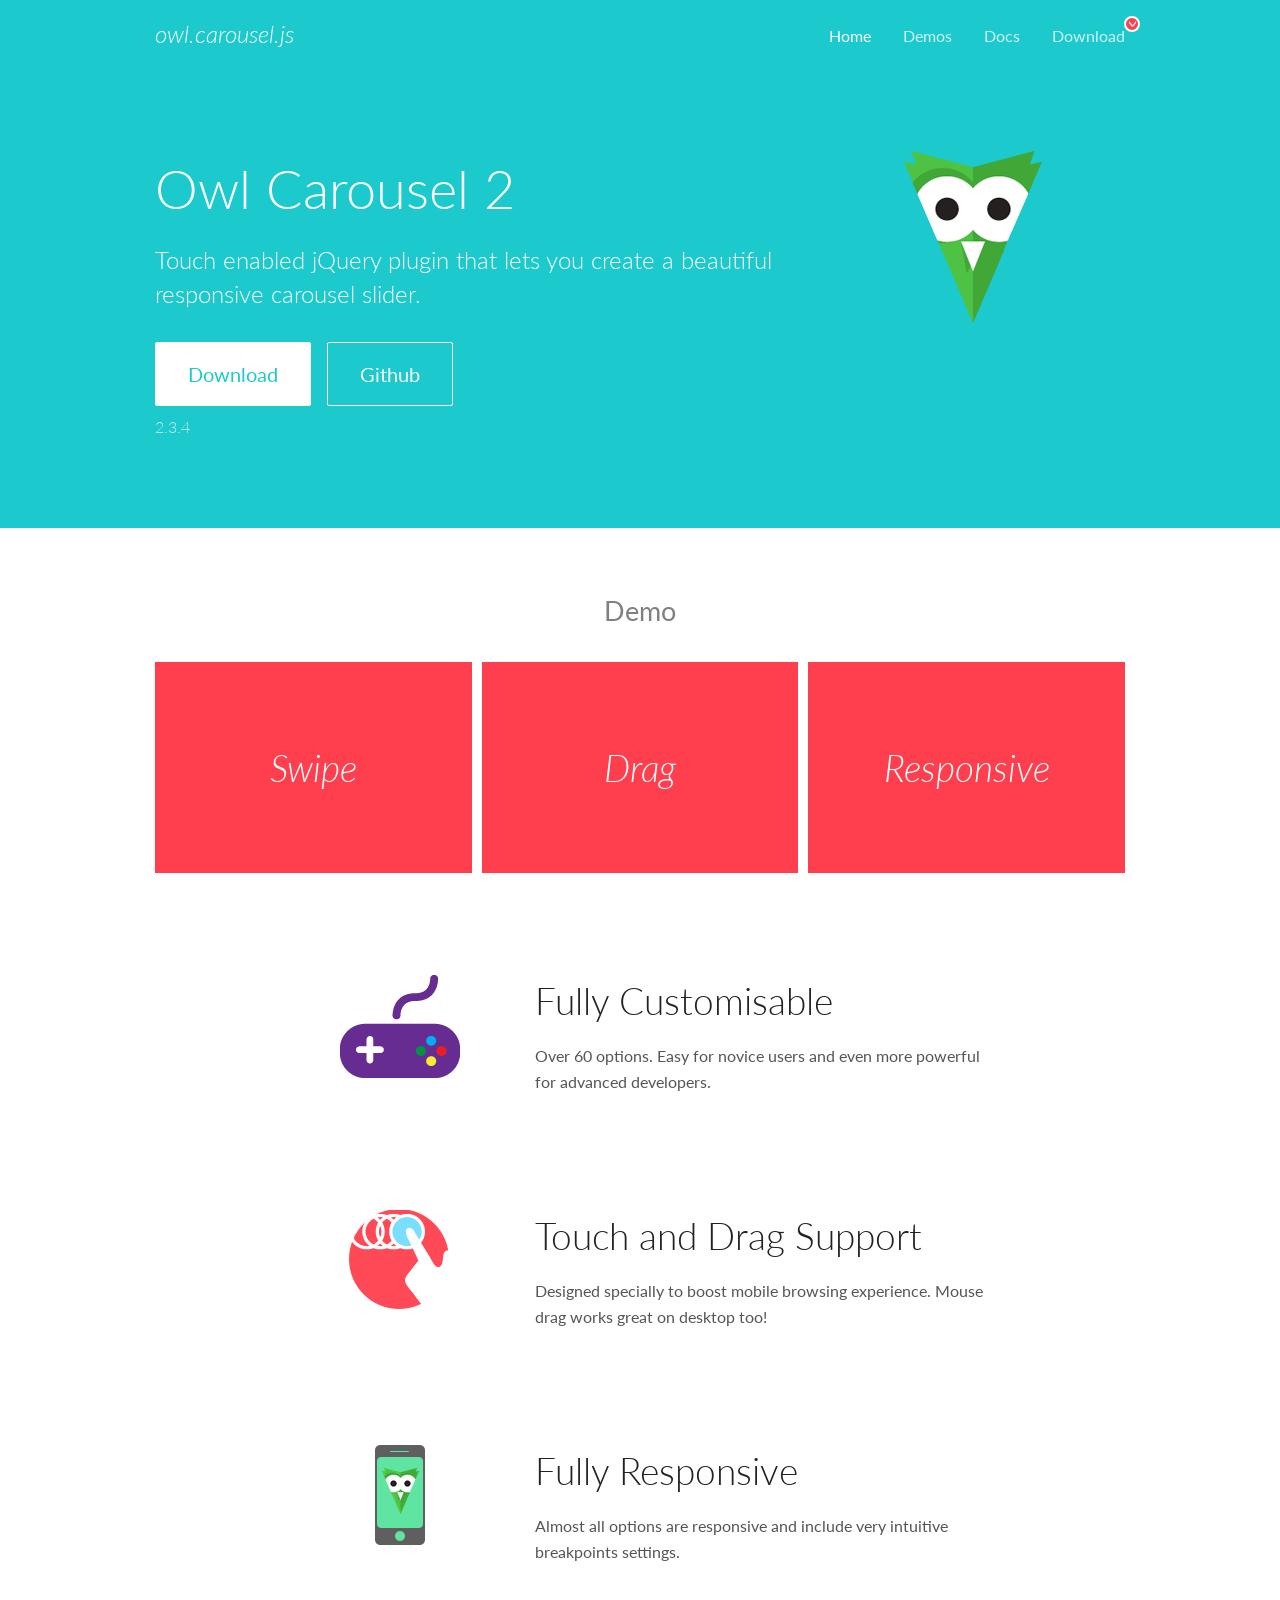
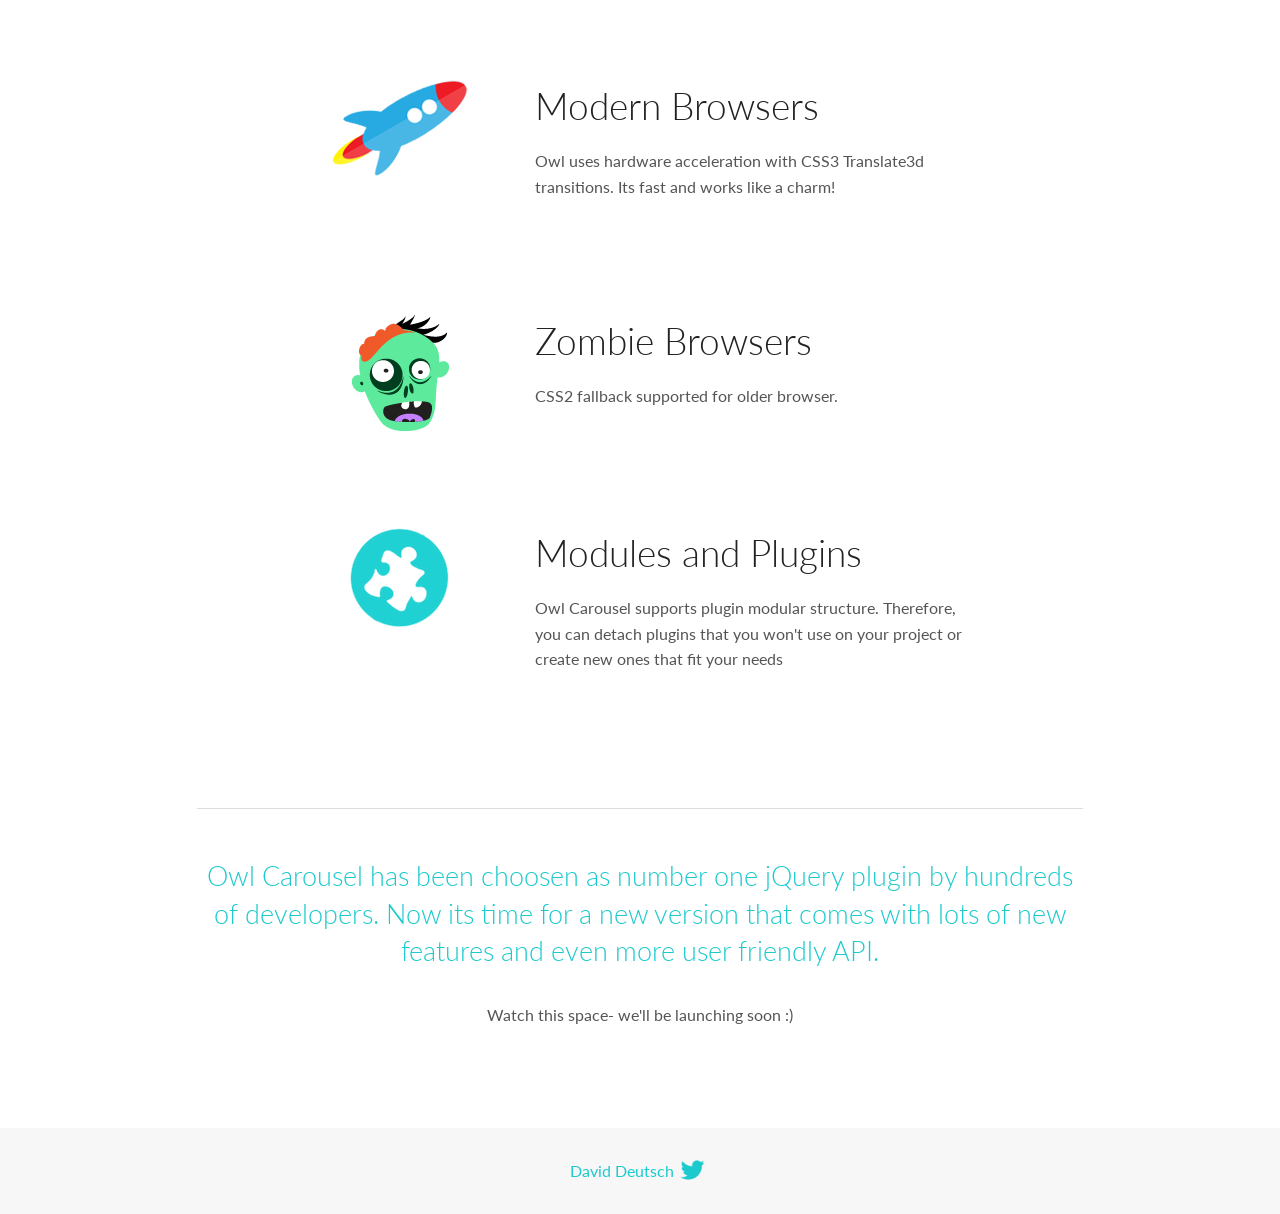
<file: owl_carousel/owl/OwlCarousel2-2.3.4/docs/index.html>
<!DOCTYPE html>
<html lang="en">
  <head>

    <!-- head -->
    <meta charset="utf-8">
    <meta name="msapplication-tap-highlight" content="no" />
    <meta name="viewport" content="width=device-width, initial-scale=1.0" />
    <meta name="description" content="Touch enabled jQuery plugin that lets you create beautiful responsive carousel slider.">
    <meta name="author" content="David Deutsch">
    <title>
      Home | Owl Carousel | 2.3.4
    </title>

    <!-- Stylesheets -->
    <link href='https://fonts.googleapis.com/css?family=Lato:300,400,700,400italic,300italic' rel='stylesheet' type='text/css'>
    <link rel="stylesheet" href="assets/css/docs.theme.min.css">

    <!-- Owl Stylesheets -->
    <link rel="stylesheet" href="assets/owlcarousel/assets/owl.carousel.min.css">
    <link rel="stylesheet" href="assets/owlcarousel/assets/owl.theme.default.min.css">

    <!-- HTML5 shim and Respond.js IE8 support of HTML5 elements and media queries -->

    <!--[if lt IE 9]>
      <script src="https://oss.maxcdn.com/libs/html5shiv/3.7.0/html5shiv.js"></script>
      <script src="https://oss.maxcdn.com/libs/respond.js/1.3.0/respond.min.js"></script>
    <![endif]-->

    <!-- Favicons -->
    <link rel="apple-touch-icon-precomposed" sizes="144x144" href="assets/ico/apple-touch-icon-144-precomposed.png">
    <link rel="shortcut icon" href="assets/ico/favicon.png">
    <link rel="shortcut icon" href="favicon.ico">

    <!-- Yeah i know js should not be in header. Its required for demos.-->

    <!-- javascript -->
    <script src="assets/vendors/jquery.min.js"></script>
    <script src="assets/owlcarousel/owl.carousel.js"></script>
  </head>
  <body>

    <!-- header -->
    <header class="header">
      <div class="row">
        <div class="large-12 columns">
          <div class="brand left">
            <h3>
              <a href="/OwlCarousel2/">owl.carousel.js</a> 
            </h3>
          </div>
          <a id="toggle-nav" class="right">
            <span></span> <span></span> <span></span> 
          </a> 
          <div class="nav-bar">
            <ul class="clearfix">
              <li class="active">
                <a href="/OwlCarousel2/index.html">Home</a> 
              </li>
              <li> <a href="/OwlCarousel2/demos/demos.html">Demos</a>  </li>
              <li> <a href="/OwlCarousel2/docs/started-welcome.html">Docs</a>  </li>
              <li>
                <a href="https://github.com/OwlCarousel2/OwlCarousel2/archive/2.3.4.zip">Download</a> 
                <span class="download"></span> 
              </li>
            </ul>
          </div>
        </div>
      </div>
    </header>

    <!-- home panel -->
    <section id="hero">
      <div class="row">
        <div class="large-8 medium-8 columns">
          <h1>Owl Carousel 2</h1>
          <h4>Touch enabled jQuery plugin that lets you create a beautiful responsive carousel slider.</h4>
          <a href="https://github.com/OwlCarousel2/OwlCarousel2/archive/2.3.4.zip" class="hero-button">Download</a> 
          <a href="https://github.com/OwlCarousel2/OwlCarousel2" class="hero-button outline">Github</a> 
          <p>2.3.4</p>
        </div>
        <div class="large-4 medium-4 columns">
          <img class="owl-logo" src="assets/img/owl-logo.png" alt="mr. Owl">
        </div>
      </div>
    </section>

    <!-- body -->
    <div class="home-demo">
      <div class="row">
        <div class="large-12 columns">
          <h3>Demo</h3>
          <div class="owl-carousel">
            <div class="item">
              <h2>Swipe</h2>
            </div>
            <div class="item">
              <h2>Drag</h2>
            </div>
            <div class="item">
              <h2>Responsive</h2>
            </div>
            <div class="item">
              <h2>CSS3</h2>
            </div>
            <div class="item">
              <h2>Fast</h2>
            </div>
            <div class="item">
              <h2>Easy</h2>
            </div>
            <div class="item">
              <h2>Free</h2>
            </div>
            <div class="item">
              <h2>Upgradable</h2>
            </div>
            <div class="item">
              <h2>Tons of options</h2>
            </div>
            <div class="item">
              <h2>Infinity</h2>
            </div>
            <div class="item">
              <h2>Auto Width</h2>
            </div>
          </div>
        </div>
      </div>
    </div>
    <script>
      var owl = $('.owl-carousel');
      owl.owlCarousel({
        margin: 10,
        loop: true,
        responsive: {
          0: {
            items: 1
          },
          600: {
            items: 2
          },
          1000: {
            items: 3
          }
        }
      })
    </script>

    <!-- features -->
    <div id="features">
      <div class="row">
        <div class="small-12 medium-9 small-centered columns">
          <section class="row feature">
            <div class="medium-4 small-12 columns">
              <img src="assets/img/feature-options.png" alt="">
            </div>
            <div class="medium-8 small-12 columns">
              <h2>Fully Customisable</h2>
              <p>Over 60 options. Easy for novice users and even more powerful for advanced developers.</p>
            </div>
          </section>
          <section class="row feature">
            <div class="medium-4 small-12 columns">
              <img src="assets/img/feature-drag.png" alt="">
            </div>
            <div class="medium-8 small-12 columns">
              <h2>Touch and Drag Support</h2>
              <p>Designed specially to boost mobile browsing experience. Mouse drag works great on desktop too!</p>
            </div>
          </section>
          <section class="row feature">
            <div class="medium-4 small-12 columns">
              <img src="assets/img/feature-responsive.png" alt="">
            </div>
            <div class="medium-8 small-12 columns">
              <h2>Fully Responsive</h2>
              <p>Almost all options are responsive and include very intuitive breakpoints settings.</p>
            </div>
          </section>
          <section class="row feature">
            <div class="medium-4 small-12 columns">
              <img src="assets/img/feature-modern.png" alt="">
            </div>
            <div class="medium-8 small-12 columns">
              <h2>Modern Browsers</h2>
              <p>Owl uses hardware acceleration with CSS3 Translate3d transitions. Its fast and works like a charm! </p>
            </div>
          </section>
          <section class="row feature">
            <div class="medium-4 small-12 columns">
              <img src="assets/img/feature-zombie.png" alt="">
            </div>
            <div class="medium-8 small-12 columns">
              <h2>Zombie Browsers</h2>
              <p>CSS2 fallback supported for older browser.</p>
            </div>
          </section>
          <section class="row feature">
            <div class="medium-4 small-12 columns">
              <img src="assets/img/feature-module.png" alt="">
            </div>
            <div class="medium-8 small-12 columns">
              <h2>Modules and Plugins</h2>
              <p>Owl Carousel supports plugin modular structure. Therefore, you can detach plugins that you won&#x27;t use on your project or create new ones that fit your needs</p>
            </div>
          </section>
        </div>
      </div>
    </div>

    <!-- footer -->
    <section id="teaser-text">
      <div class="row">
        <div class="small-12 medium-11 small-centered columns">
          <hr>
          <h3 id="owl-carousel-has-been-choosen-as-number-one-jquery-plugin-by-hundreds-of-developers-now-its-time-for-a-new-version-that-comes-with-lots-of-new-features-and-even-more-user-friendly-api-">Owl Carousel has been choosen as number one jQuery plugin by hundreds of developers. Now its time for a new version that comes with lots of new features and even more user friendly API.</h3>
          <p>Watch this space- we&#39;ll be launching soon :)</p>
        </div>
      </div>
    </section>

    <!-- footer -->
    <footer class="footer">
      <div class="row">
        <div class="large-12 columns">
          <h5>
            <a href="/OwlCarousel2/docs/support-contact.html">David Deutsch</a> 
            <a id="custom-tweet-button" href="https://twitter.com/share?url=https://github.com/OwlCarousel2/OwlCarousel2&text=Owl Carousel - This is so awesome! " target="_blank"></a> 
          </h5>
        </div>
      </div>
    </footer>

    <!-- vendors -->
    <script src="assets/vendors/highlight.js"></script>
    <script src="assets/js/app.js"></script>
  </body>
</html>
</file>
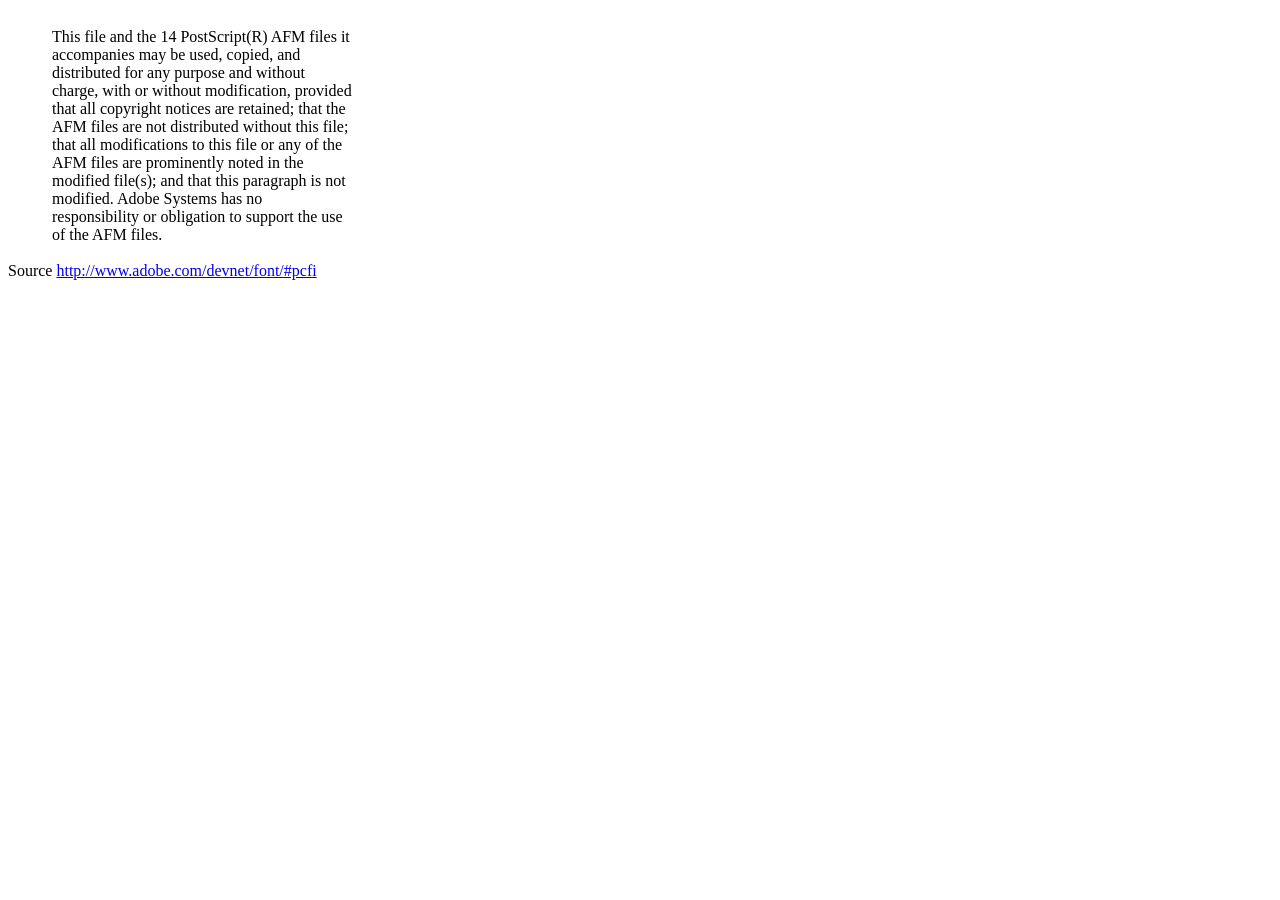
<file: ouvidoria3.0/dompdf/lib/fonts/mustRead.html>
<html>
	<head>
		<meta http-equiv="content-type" content="text/html;charset=iso-8859-1">
		<meta name="generator" content="Adobe GoLive 4">
		<title>Core 14 AFM Files - ReadMe</title>
	</head>
	<body bgcolor="white">
		<font color="white">or</font>
		<table border="0" cellpadding="0" cellspacing="2">
			<tr>
				<td width="40"></td>
				<td width="300">This file and the 14 PostScript(R) AFM files it accompanies may be used, copied, and distributed for any purpose and without charge, with or without modification, provided that all copyright notices are retained; that the AFM files are not distributed without this file; that all modifications to this file or any of the AFM files are prominently noted in the modified file(s); and that this paragraph is not modified. Adobe Systems has no responsibility or obligation to support the use of the AFM files. <font color="white">Col</font></td>
			</tr>
		</table>
		<p>Source <a href="http://www.adobe.com/devnet/font/#pcfi">http://www.adobe.com/devnet/font/#pcfi</a></p>
</body>
</html>
</file>
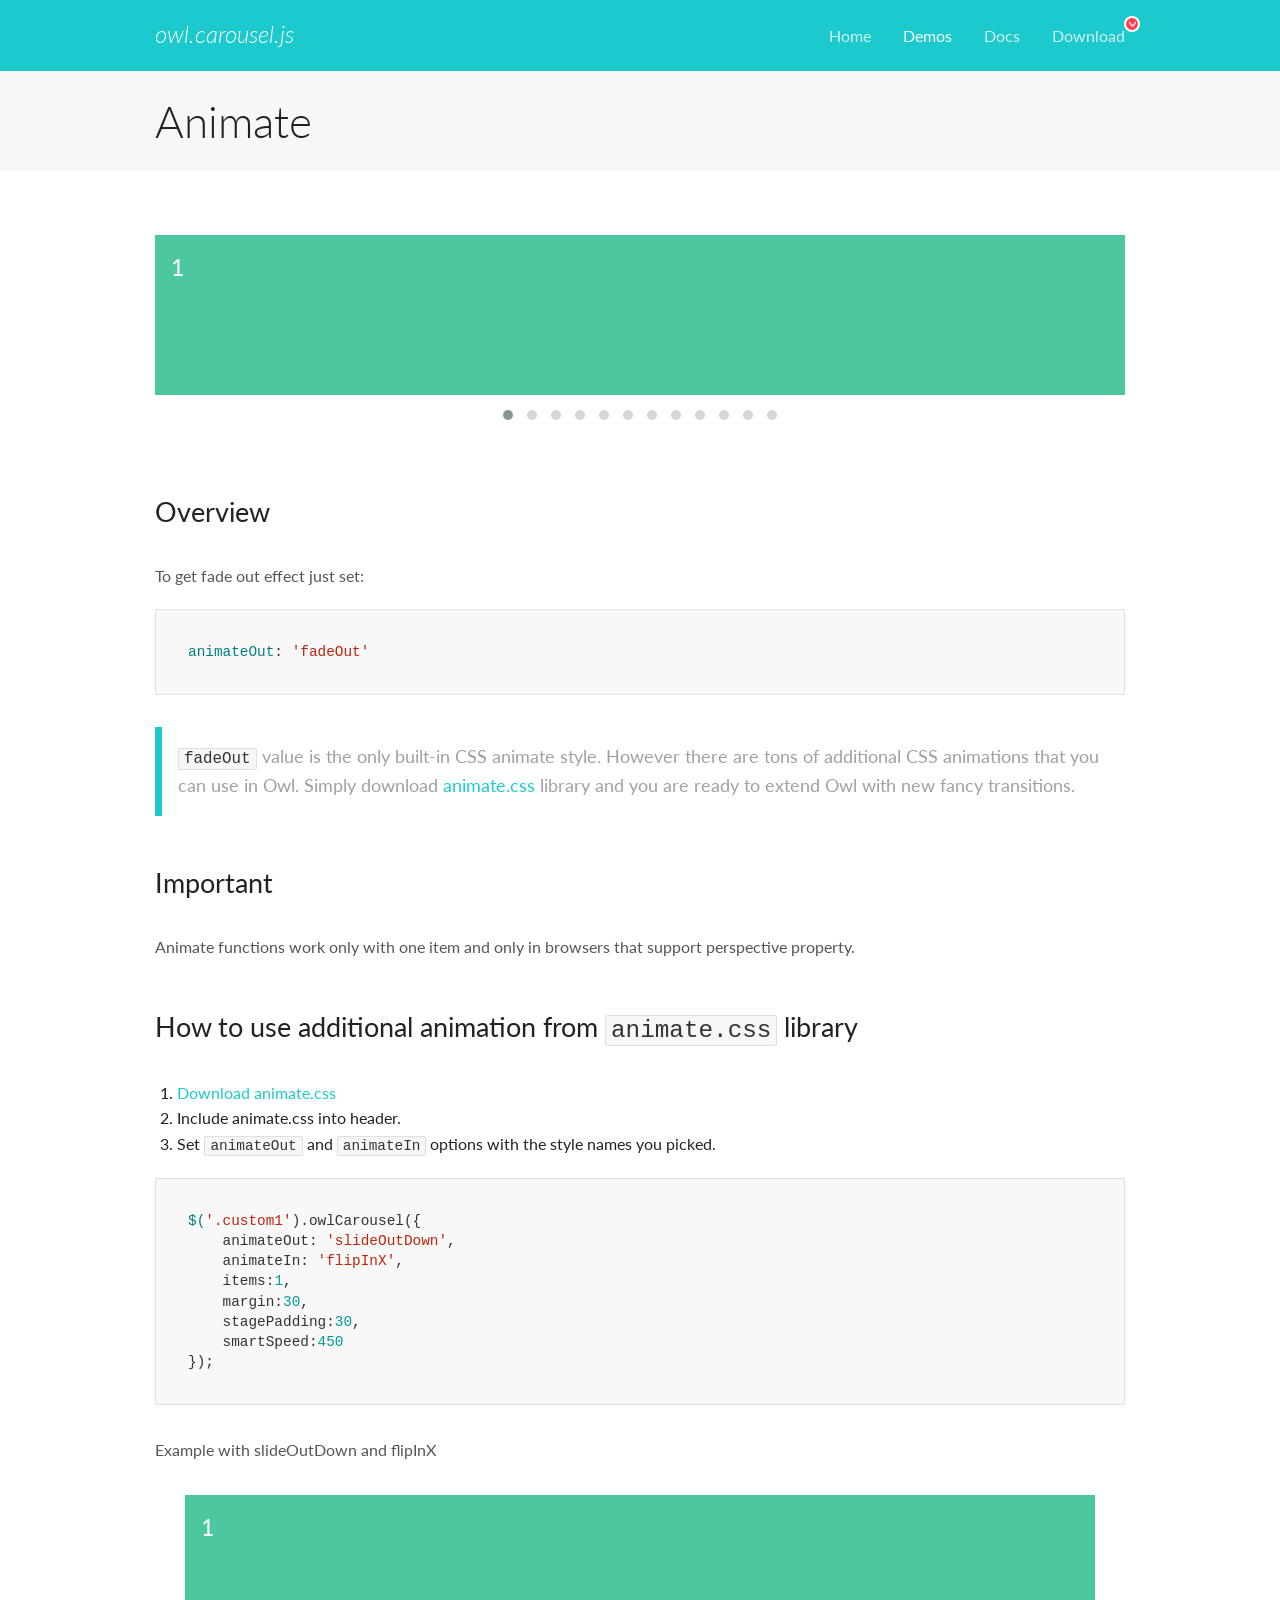
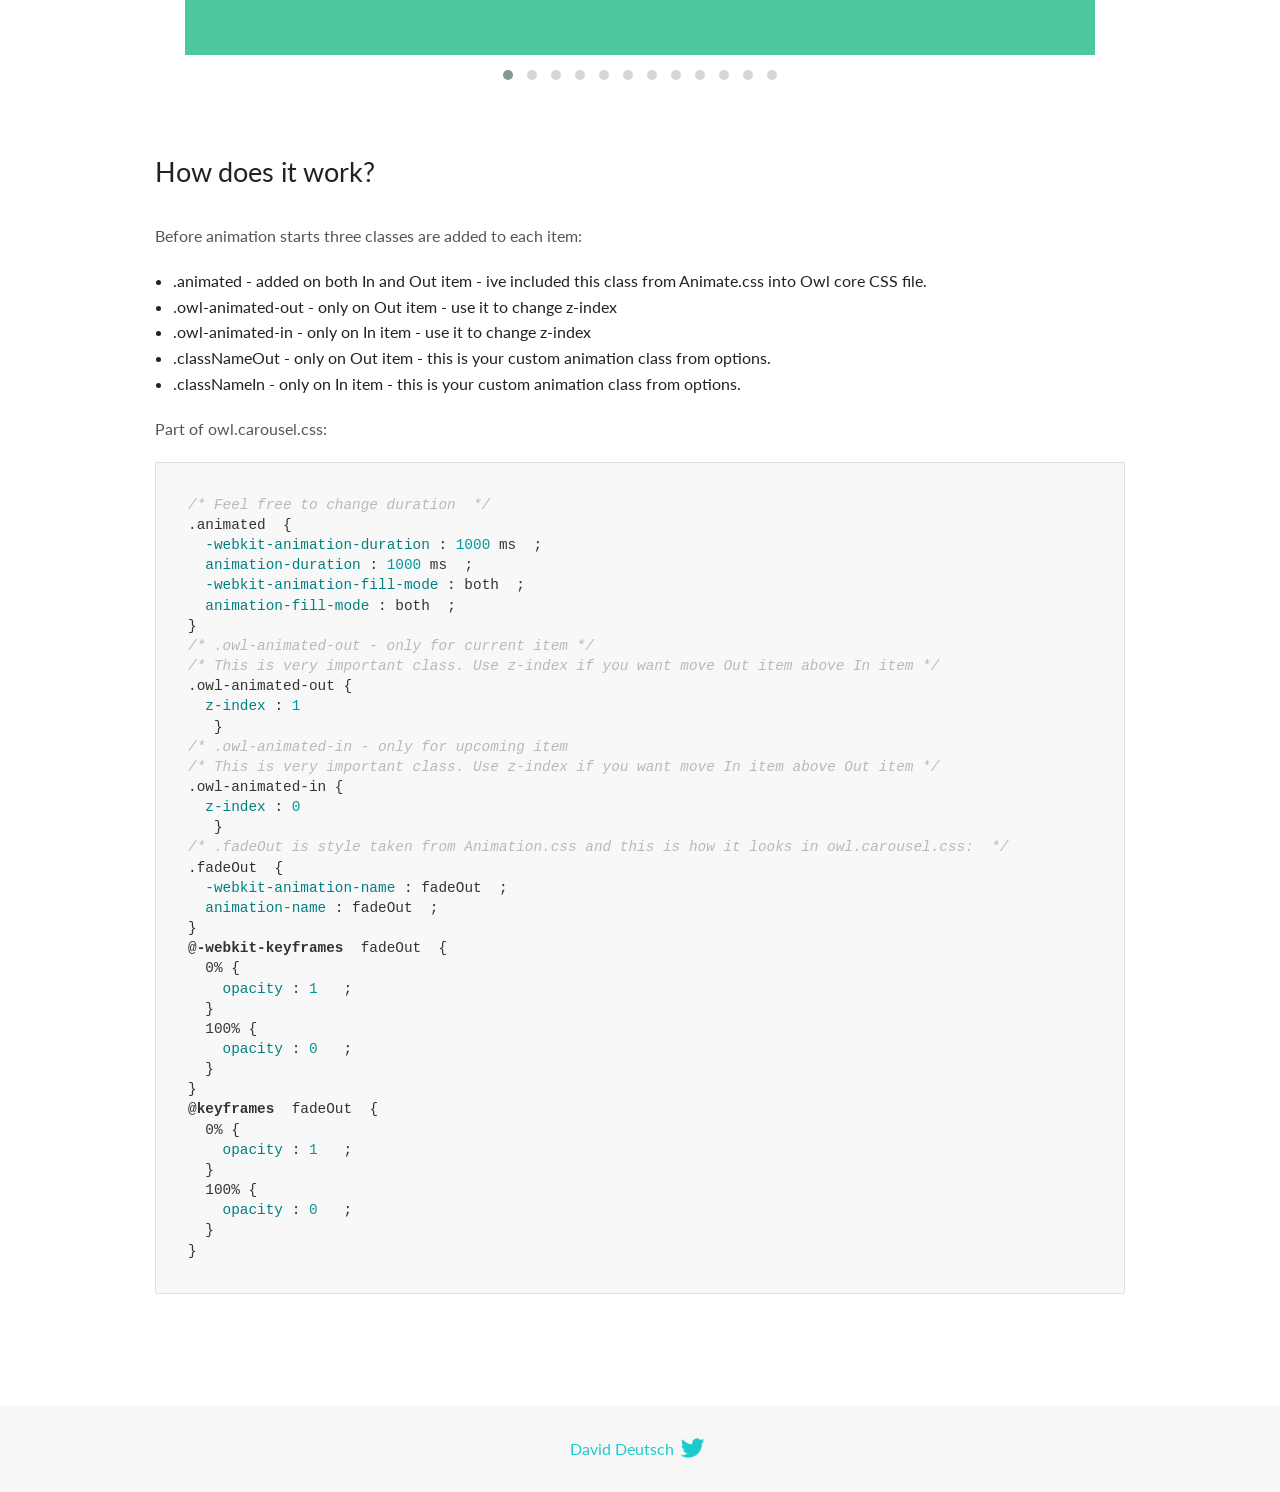
<file: owl_carousel/owl/OwlCarousel2-2.3.4/docs/demos/animate.html>
<!DOCTYPE html>
<html lang="en">
  <head>

    <!-- head -->
    <meta charset="utf-8">
    <meta name="msapplication-tap-highlight" content="no" />
    <meta name="viewport" content="width=device-width, initial-scale=1.0" />
    <meta name="description" content="Animate carousel">
    <meta name="author" content="David Deutsch">
    <title>
      Animate Demo | Owl Carousel | 2.3.4
    </title>

    <!-- Stylesheets -->
    <link href='https://fonts.googleapis.com/css?family=Lato:300,400,700,400italic,300italic' rel='stylesheet' type='text/css'>
    <link rel="stylesheet" href="../assets/css/docs.theme.min.css">

    <!-- Owl Stylesheets -->
    <link rel="stylesheet" href="../assets/owlcarousel/assets/owl.carousel.min.css">
    <link rel="stylesheet" href="../assets/owlcarousel/assets/owl.theme.default.min.css">

    <!-- HTML5 shim and Respond.js IE8 support of HTML5 elements and media queries -->

    <!--[if lt IE 9]>
      <script src="https://oss.maxcdn.com/libs/html5shiv/3.7.0/html5shiv.js"></script>
      <script src="https://oss.maxcdn.com/libs/respond.js/1.3.0/respond.min.js"></script>
    <![endif]-->

    <!-- Favicons -->
    <link rel="apple-touch-icon-precomposed" sizes="144x144" href="../assets/ico/apple-touch-icon-144-precomposed.png">
    <link rel="shortcut icon" href="../assets/ico/favicon.png">
    <link rel="shortcut icon" href="favicon.ico">

    <!-- Yeah i know js should not be in header. Its required for demos.-->

    <!-- javascript -->
    <script src="../assets/vendors/jquery.min.js"></script>
    <script src="../assets/owlcarousel/owl.carousel.js"></script>
  </head>
  <body>

    <!-- header -->
    <header class="header">
      <div class="row">
        <div class="large-12 columns">
          <div class="brand left">
            <h3>
              <a href="/OwlCarousel2/">owl.carousel.js</a> 
            </h3>
          </div>
          <a id="toggle-nav" class="right">
            <span></span> <span></span> <span></span> 
          </a> 
          <div class="nav-bar">
            <ul class="clearfix">
              <li> <a href="/OwlCarousel2/index.html">Home</a>  </li>
              <li class="active">
                <a href="/OwlCarousel2/demos/demos.html">Demos</a> 
              </li>
              <li> <a href="/OwlCarousel2/docs/started-welcome.html">Docs</a>  </li>
              <li>
                <a href="https://github.com/OwlCarousel2/OwlCarousel2/archive/2.3.4.zip">Download</a> 
                <span class="download"></span> 
              </li>
            </ul>
          </div>
        </div>
      </div>
    </header>

    <!-- title -->
    <section class="title">
      <div class="row">
        <div class="large-12 columns">
          <h1>Animate</h1>
        </div>
      </div>
    </section>

    <!--  Demos -->
    <section id="demos">
      <div class="row">
        <div class="large-12 columns">
          <div class="fadeOut owl-carousel owl-theme">
            <div class="item">
              <h4>1</h4>
            </div>
            <div class="item">
              <h4>2</h4>
            </div>
            <div class="item">
              <h4>3</h4>
            </div>
            <div class="item">
              <h4>4</h4>
            </div>
            <div class="item">
              <h4>5</h4>
            </div>
            <div class="item">
              <h4>6</h4>
            </div>
            <div class="item">
              <h4>7</h4>
            </div>
            <div class="item">
              <h4>8</h4>
            </div>
            <div class="item">
              <h4>9</h4>
            </div>
            <div class="item">
              <h4>10</h4>
            </div>
            <div class="item">
              <h4>11</h4>
            </div>
            <div class="item">
              <h4>12</h4>
            </div>
          </div>
          <h3 id="overview">Overview</h3>
          <p>To get fade out effect just set:</p>
          <pre><code>animateOut: &#39;fadeOut&#39;</code></pre>
          <blockquote>
            <p><code>fadeOut</code> value is the only built-in CSS animate style. However there are tons of additional CSS animations that you can use in Owl. Simply download
              <a href="https://daneden.github.io/animate.css/">animate.css</a>  library and you are ready to extend Owl with new fancy transitions.</p>
          </blockquote>
          <h3 id="important">Important</h3>
          <p>Animate functions work only with one item and only in browsers that support perspective property.</p>
          <h3 id="how-to-use-additional-animation-from-animate-css-library">How to use additional animation from <code>animate.css</code> library</h3>
          <ol>
            <li> <a href="https://daneden.github.io/animate.css/">Download animate.css</a>  </li>
            <li>Include animate.css into header.</li>
            <li>Set <code>animateOut</code> and <code>animateIn</code> options with the style names you picked.</li>
          </ol>
          <pre><code>$(&#39;.custom1&#39;).owlCarousel({
    animateOut: &#39;slideOutDown&#39;,
    animateIn: &#39;flipInX&#39;,
    items:1,
    margin:30,
    stagePadding:30,
    smartSpeed:450
});</code></pre>
          <p>Example with slideOutDown and flipInX</p>
          <div class="custom1 owl-carousel owl-theme">
            <div class="item">
              <h4>1</h4>
            </div>
            <div class="item">
              <h4>2</h4>
            </div>
            <div class="item">
              <h4>3</h4>
            </div>
            <div class="item">
              <h4>4</h4>
            </div>
            <div class="item">
              <h4>5</h4>
            </div>
            <div class="item">
              <h4>6</h4>
            </div>
            <div class="item">
              <h4>7</h4>
            </div>
            <div class="item">
              <h4>8</h4>
            </div>
            <div class="item">
              <h4>9</h4>
            </div>
            <div class="item">
              <h4>10</h4>
            </div>
            <div class="item">
              <h4>11</h4>
            </div>
            <div class="item">
              <h4>12</h4>
            </div>
          </div>
          <h3 id="how-does-it-work-">How does it work?</h3>
          <p>Before animation starts three classes are added to each item:</p>
          <ul>
            <li>.animated - added on both In and Out item - ive included this class from Animate.css into Owl core CSS file.</li>
            <li>.owl-animated-out - only on Out item - use it to change z-index</li>
            <li>.owl-animated-in - only on In item - use it to change z-index</li>
            <li>.classNameOut - only on Out item - this is your custom animation class from options.</li>
            <li>.classNameIn - only on In item - this is your custom animation class from options.</li>
          </ul>
          <p>Part of owl.carousel.css:</p>
          <pre><code class="language-css"><span class="comment">/* Feel free to change duration  */</span> 
<span class="class">.animated</span>  <span class="rules">{
  <span class="rule"><span class="attribute">-webkit-animation-duration</span> :<span class="value"> <span class="number">1000</span> ms</span> </span> ;
  <span class="rule"><span class="attribute">animation-duration</span> :<span class="value"> <span class="number">1000</span> ms</span> </span> ;
  <span class="rule"><span class="attribute">-webkit-animation-fill-mode</span> :<span class="value"> both</span> </span> ;
  <span class="rule"><span class="attribute">animation-fill-mode</span> :<span class="value"> both</span> </span> ;
<span class="rule">}</span> </span> 
<span class="comment">/* .owl-animated-out - only for current item */</span> 
<span class="comment">/* This is very important class. Use z-index if you want move Out item above In item */</span> 
<span class="class">.owl-animated-out</span> <span class="rules">{
  <span class="rule"><span class="attribute">z-index</span> :<span class="value"> <span class="number">1</span> 
</span> </span> </span> }
<span class="comment">/* .owl-animated-in - only for upcoming item
/* This is very important class. Use z-index if you want move In item above Out item */</span> 
<span class="class">.owl-animated-in</span> <span class="rules">{
  <span class="rule"><span class="attribute">z-index</span> :<span class="value"> <span class="number">0</span> 
</span> </span> </span> }
<span class="comment">/* .fadeOut is style taken from Animation.css and this is how it looks in owl.carousel.css:  */</span> 
<span class="class">.fadeOut</span>  <span class="rules">{
  <span class="rule"><span class="attribute">-webkit-animation-name</span> :<span class="value"> fadeOut</span> </span> ;
  <span class="rule"><span class="attribute">animation-name</span> :<span class="value"> fadeOut</span> </span> ;
<span class="rule">}</span> </span> 
<span class="at_rule">@<span class="keyword">-webkit-keyframes</span>  fadeOut </span> {
  0% <span class="rules">{
    <span class="rule"><span class="attribute">opacity</span> :<span class="value"> <span class="number">1</span> </span> </span> ;
  <span class="rule">}</span> </span> 
  100% <span class="rules">{
    <span class="rule"><span class="attribute">opacity</span> :<span class="value"> <span class="number">0</span> </span> </span> ;
  <span class="rule">}</span> </span> 
}
<span class="at_rule">@<span class="keyword">keyframes</span>  fadeOut </span> {
  0% <span class="rules">{
    <span class="rule"><span class="attribute">opacity</span> :<span class="value"> <span class="number">1</span> </span> </span> ;
  <span class="rule">}</span> </span> 
  100% <span class="rules">{
    <span class="rule"><span class="attribute">opacity</span> :<span class="value"> <span class="number">0</span> </span> </span> ;
  <span class="rule">}</span> </span> 
}</code></pre>
          <link rel="stylesheet" href="../assets/css/animate.css">
          <script>
            jQuery(document).ready(function($) {
              $('.fadeOut').owlCarousel({
                items: 1,
                animateOut: 'fadeOut',
                loop: true,
                margin: 10,
              });
              $('.custom1').owlCarousel({
                animateOut: 'slideOutDown',
                animateIn: 'flipInX',
                items: 1,
                margin: 30,
                stagePadding: 30,
                smartSpeed: 450
              });
            });
          </script>
        </div>
      </div>
    </section>

    <!-- footer -->
    <footer class="footer">
      <div class="row">
        <div class="large-12 columns">
          <h5>
            <a href="/OwlCarousel2/docs/support-contact.html">David Deutsch</a> 
            <a id="custom-tweet-button" href="https://twitter.com/share?url=https://github.com/OwlCarousel2/OwlCarousel2&text=Owl Carousel - This is so awesome! " target="_blank"></a> 
          </h5>
        </div>
      </div>
    </footer>

    <!-- vendors -->
    <script src="../assets/vendors/highlight.js"></script>
    <script src="../assets/js/app.js"></script>
  </body>
</html>
</file>
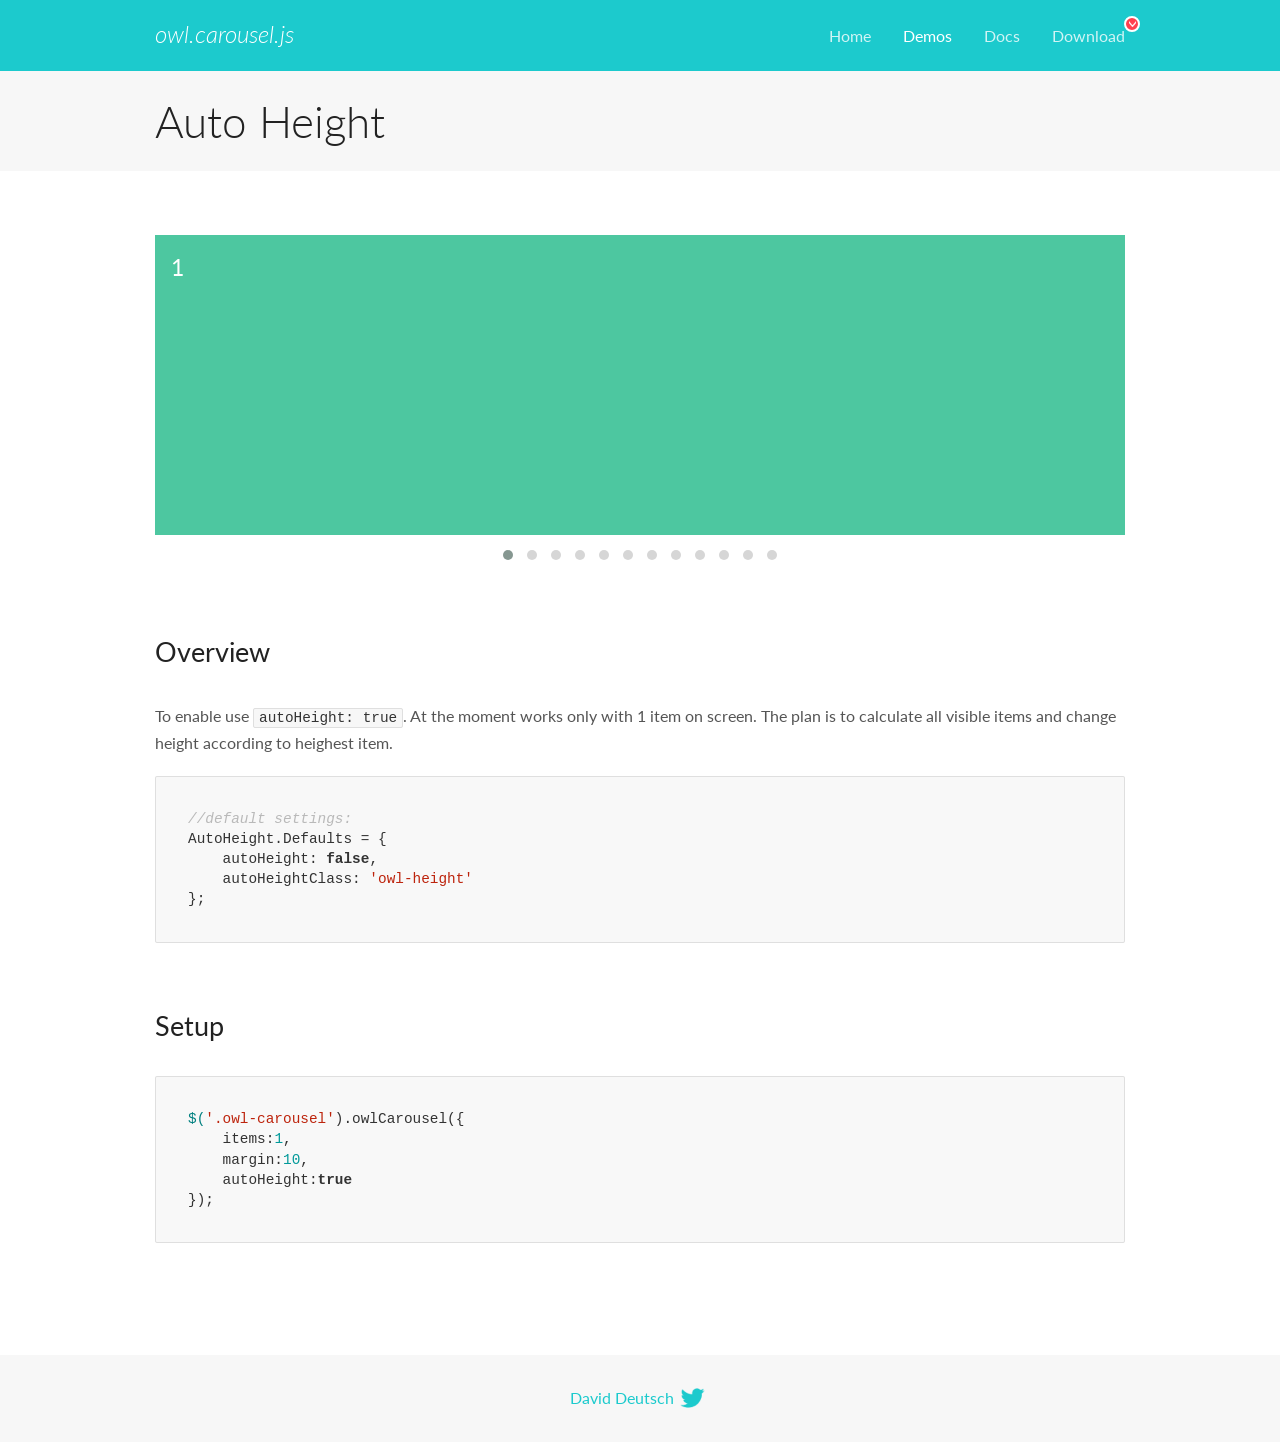
<file: owl_carousel/owl/OwlCarousel2-2.3.4/docs/demos/autoheight.html>
<!DOCTYPE html>
<html lang="en">
  <head>

    <!-- head -->
    <meta charset="utf-8">
    <meta name="msapplication-tap-highlight" content="no" />
    <meta name="viewport" content="width=device-width, initial-scale=1.0" />
    <meta name="description" content="autoHeight usage demo">
    <meta name="author" content="David Deutsch">
    <title>
      Auto Height Demo | Owl Carousel | 2.3.4
    </title>

    <!-- Stylesheets -->
    <link href='https://fonts.googleapis.com/css?family=Lato:300,400,700,400italic,300italic' rel='stylesheet' type='text/css'>
    <link rel="stylesheet" href="../assets/css/docs.theme.min.css">

    <!-- Owl Stylesheets -->
    <link rel="stylesheet" href="../assets/owlcarousel/assets/owl.carousel.min.css">
    <link rel="stylesheet" href="../assets/owlcarousel/assets/owl.theme.default.min.css">

    <!-- HTML5 shim and Respond.js IE8 support of HTML5 elements and media queries -->

    <!--[if lt IE 9]>
      <script src="https://oss.maxcdn.com/libs/html5shiv/3.7.0/html5shiv.js"></script>
      <script src="https://oss.maxcdn.com/libs/respond.js/1.3.0/respond.min.js"></script>
    <![endif]-->

    <!-- Favicons -->
    <link rel="apple-touch-icon-precomposed" sizes="144x144" href="../assets/ico/apple-touch-icon-144-precomposed.png">
    <link rel="shortcut icon" href="../assets/ico/favicon.png">
    <link rel="shortcut icon" href="favicon.ico">

    <!-- Yeah i know js should not be in header. Its required for demos.-->

    <!-- javascript -->
    <script src="../assets/vendors/jquery.min.js"></script>
    <script src="../assets/owlcarousel/owl.carousel.js"></script>
  </head>
  <body>

    <!-- header -->
    <header class="header">
      <div class="row">
        <div class="large-12 columns">
          <div class="brand left">
            <h3>
              <a href="/OwlCarousel2/">owl.carousel.js</a> 
            </h3>
          </div>
          <a id="toggle-nav" class="right">
            <span></span> <span></span> <span></span> 
          </a> 
          <div class="nav-bar">
            <ul class="clearfix">
              <li> <a href="/OwlCarousel2/index.html">Home</a>  </li>
              <li class="active">
                <a href="/OwlCarousel2/demos/demos.html">Demos</a> 
              </li>
              <li> <a href="/OwlCarousel2/docs/started-welcome.html">Docs</a>  </li>
              <li>
                <a href="https://github.com/OwlCarousel2/OwlCarousel2/archive/2.3.4.zip">Download</a> 
                <span class="download"></span> 
              </li>
            </ul>
          </div>
        </div>
      </div>
    </header>

    <!-- title -->
    <section class="title">
      <div class="row">
        <div class="large-12 columns">
          <h1>Auto Height</h1>
        </div>
      </div>
    </section>

    <!--  Demos -->
    <section id="demos">
      <div class="row">
        <div class="large-12 columns">
          <div class="owl-carousel owl-theme">
            <div class="item" style="height:300px">
              <h4>1</h4>
            </div>
            <div class="item" style="height:100px">
              <h4>2</h4>
            </div>
            <div class="item" style="height:500px">
              <h4>3</h4>
            </div>
            <div class="item" style="height:250px">
              <h4>4</h4>
            </div>
            <div class="item" style="height:400px">
              <h4>5</h4>
            </div>
            <div class="item" style="height:500px">
              <h4>6</h4>
            </div>
            <div class="item" style="height:600px">
              <h4>7</h4>
            </div>
            <div class="item" style="height:400px">
              <h4>8</h4>
            </div>
            <div class="item" style="height:300px">
              <h4>9</h4>
            </div>
            <div class="item" style="height:350px">
              <h4>10</h4>
            </div>
            <div class="item" style="height:200px">
              <h4>11</h4>
            </div>
            <div class="item" style="height:150px">
              <h4>12</h4>
            </div>
          </div>
          <h3 id="overview">Overview</h3>
          <p>To enable use <code>autoHeight: true</code>. At the moment works only with 1 item on screen. The plan is to calculate all visible items and change height according to heighest item.</p>
          <pre><code>//default settings:
AutoHeight.Defaults = {
    autoHeight: false,
    autoHeightClass: &#39;owl-height&#39;
};</code></pre>
          <h3 id="setup">Setup</h3>
          <pre><code>$(&#39;.owl-carousel&#39;).owlCarousel({
    items:1,
    margin:10,
    autoHeight:true
});</code></pre>
          <script>
            $(document).ready(function() {
              $('.owl-carousel').owlCarousel({
                items: 1,
                margin: 10,
                autoHeight: true
              });
            })
          </script>
        </div>
      </div>
    </section>

    <!-- footer -->
    <footer class="footer">
      <div class="row">
        <div class="large-12 columns">
          <h5>
            <a href="/OwlCarousel2/docs/support-contact.html">David Deutsch</a> 
            <a id="custom-tweet-button" href="https://twitter.com/share?url=https://github.com/OwlCarousel2/OwlCarousel2&text=Owl Carousel - This is so awesome! " target="_blank"></a> 
          </h5>
        </div>
      </div>
    </footer>

    <!-- vendors -->
    <script src="../assets/vendors/highlight.js"></script>
    <script src="../assets/js/app.js"></script>
  </body>
</html>
</file>
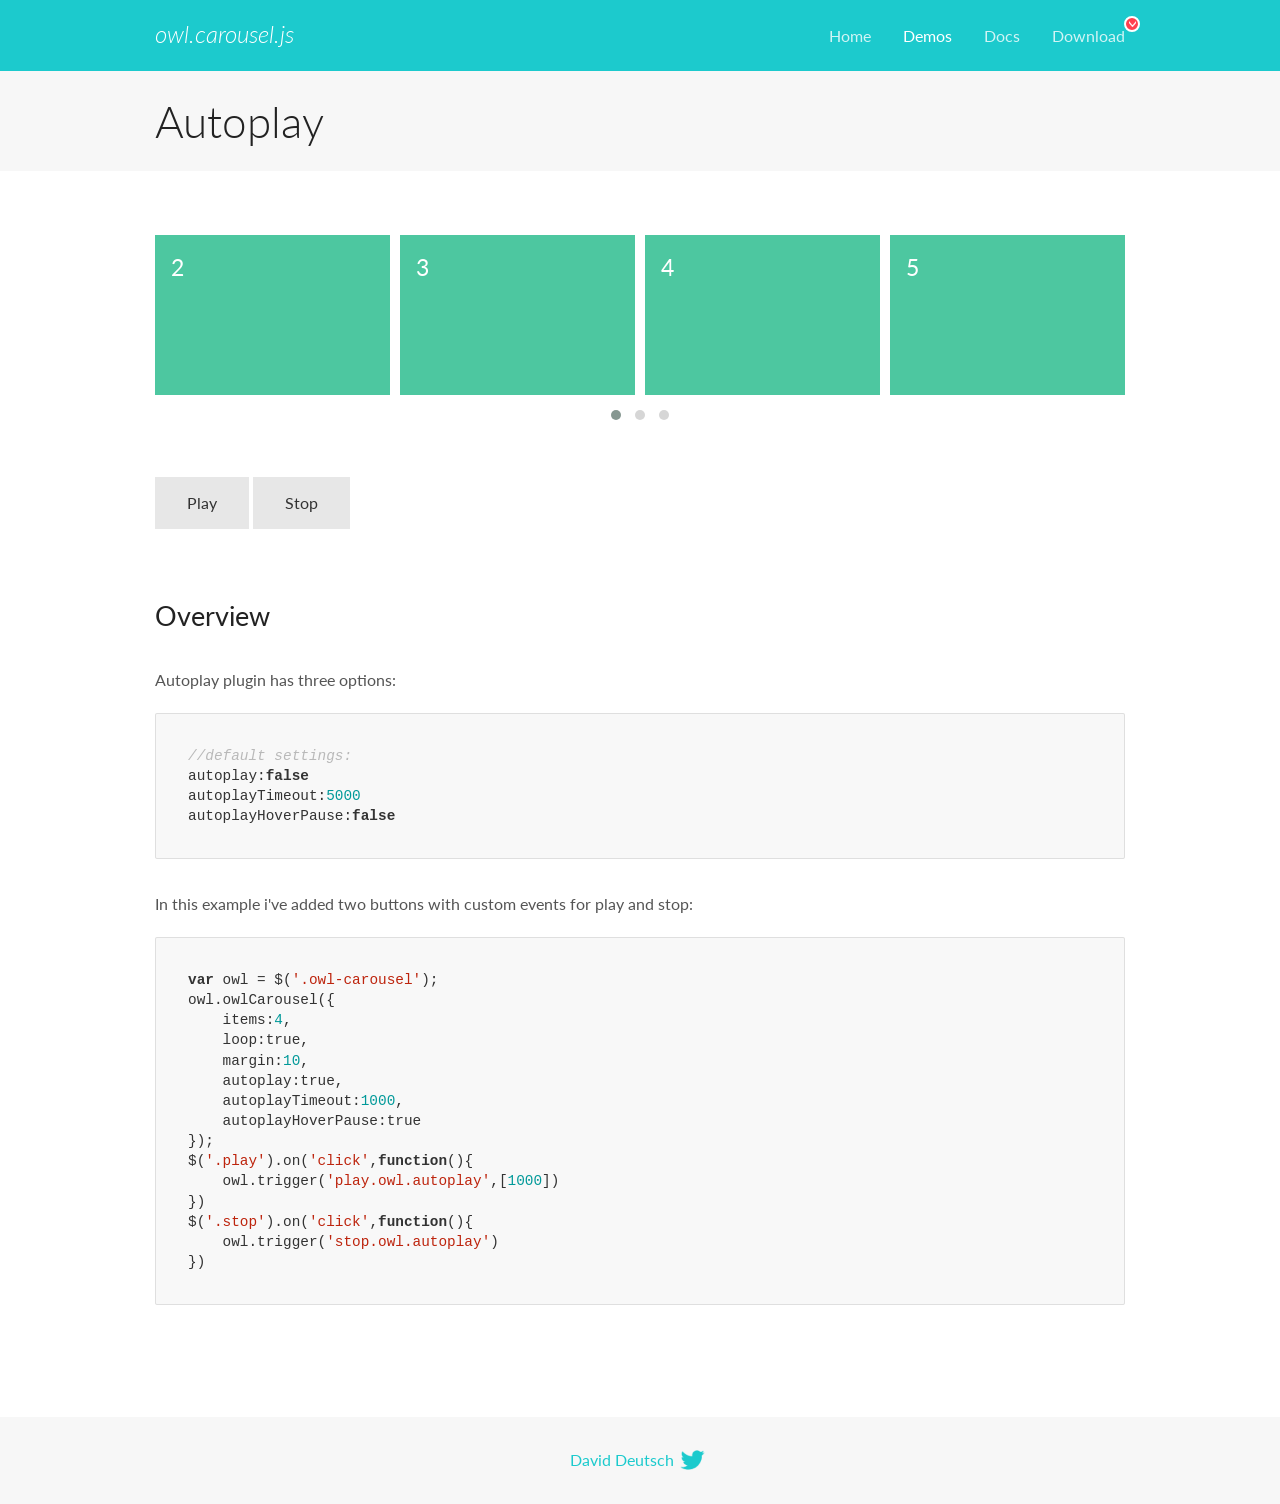
<file: owl_carousel/owl/OwlCarousel2-2.3.4/docs/demos/autoplay.html>
<!DOCTYPE html>
<html lang="en">
  <head>

    <!-- head -->
    <meta charset="utf-8">
    <meta name="msapplication-tap-highlight" content="no" />
    <meta name="viewport" content="width=device-width, initial-scale=1.0" />
    <meta name="description" content="Autoplay usage demo">
    <meta name="author" content="David Deutsch">
    <title>
      Autoplay Demo | Owl Carousel | 2.3.4
    </title>

    <!-- Stylesheets -->
    <link href='https://fonts.googleapis.com/css?family=Lato:300,400,700,400italic,300italic' rel='stylesheet' type='text/css'>
    <link rel="stylesheet" href="../assets/css/docs.theme.min.css">

    <!-- Owl Stylesheets -->
    <link rel="stylesheet" href="../assets/owlcarousel/assets/owl.carousel.min.css">
    <link rel="stylesheet" href="../assets/owlcarousel/assets/owl.theme.default.min.css">

    <!-- HTML5 shim and Respond.js IE8 support of HTML5 elements and media queries -->

    <!--[if lt IE 9]>
      <script src="https://oss.maxcdn.com/libs/html5shiv/3.7.0/html5shiv.js"></script>
      <script src="https://oss.maxcdn.com/libs/respond.js/1.3.0/respond.min.js"></script>
    <![endif]-->

    <!-- Favicons -->
    <link rel="apple-touch-icon-precomposed" sizes="144x144" href="../assets/ico/apple-touch-icon-144-precomposed.png">
    <link rel="shortcut icon" href="../assets/ico/favicon.png">
    <link rel="shortcut icon" href="favicon.ico">

    <!-- Yeah i know js should not be in header. Its required for demos.-->

    <!-- javascript -->
    <script src="../assets/vendors/jquery.min.js"></script>
    <script src="../assets/owlcarousel/owl.carousel.js"></script>
  </head>
  <body>

    <!-- header -->
    <header class="header">
      <div class="row">
        <div class="large-12 columns">
          <div class="brand left">
            <h3>
              <a href="/OwlCarousel2/">owl.carousel.js</a> 
            </h3>
          </div>
          <a id="toggle-nav" class="right">
            <span></span> <span></span> <span></span> 
          </a> 
          <div class="nav-bar">
            <ul class="clearfix">
              <li> <a href="/OwlCarousel2/index.html">Home</a>  </li>
              <li class="active">
                <a href="/OwlCarousel2/demos/demos.html">Demos</a> 
              </li>
              <li> <a href="/OwlCarousel2/docs/started-welcome.html">Docs</a>  </li>
              <li>
                <a href="https://github.com/OwlCarousel2/OwlCarousel2/archive/2.3.4.zip">Download</a> 
                <span class="download"></span> 
              </li>
            </ul>
          </div>
        </div>
      </div>
    </header>

    <!-- title -->
    <section class="title">
      <div class="row">
        <div class="large-12 columns">
          <h1>Autoplay</h1>
        </div>
      </div>
    </section>

    <!--  Demos -->
    <section id="demos">
      <div class="row">
        <div class="large-12 columns">
          <div class="owl-carousel owl-theme">
            <div class="item">
              <h4>1</h4>
            </div>
            <div class="item">
              <h4>2</h4>
            </div>
            <div class="item">
              <h4>3</h4>
            </div>
            <div class="item">
              <h4>4</h4>
            </div>
            <div class="item">
              <h4>5</h4>
            </div>
            <div class="item">
              <h4>6</h4>
            </div>
            <div class="item">
              <h4>7</h4>
            </div>
            <div class="item">
              <h4>8</h4>
            </div>
            <div class="item">
              <h4>9</h4>
            </div>
            <div class="item">
              <h4>10</h4>
            </div>
            <div class="item">
              <h4>11</h4>
            </div>
            <div class="item">
              <h4>12</h4>
            </div>
          </div>
          <a class="button secondary play">Play</a> 
          <a class="button secondary stop">Stop</a> 
          <h3 id="overview">Overview</h3>
          <p>Autoplay plugin has three options:</p>
          <pre><code>//default settings:
autoplay:false
autoplayTimeout:5000
autoplayHoverPause:false</code></pre>
          <p>In this example i&#39;ve added two buttons with custom events for play and stop:</p>
          <pre><code>var owl = $(&#39;.owl-carousel&#39;);
owl.owlCarousel({
    items:4,
    loop:true,
    margin:10,
    autoplay:true,
    autoplayTimeout:1000,
    autoplayHoverPause:true
});
$(&#39;.play&#39;).on(&#39;click&#39;,function(){
    owl.trigger(&#39;play.owl.autoplay&#39;,[1000])
})
$(&#39;.stop&#39;).on(&#39;click&#39;,function(){
    owl.trigger(&#39;stop.owl.autoplay&#39;)
})</code></pre>
          <script>
            $(document).ready(function() {
              var owl = $('.owl-carousel');
              owl.owlCarousel({
                items: 4,
                loop: true,
                margin: 10,
                autoplay: true,
                autoplayTimeout: 1000,
                autoplayHoverPause: true
              });
              $('.play').on('click', function() {
                owl.trigger('play.owl.autoplay', [1000])
              })
              $('.stop').on('click', function() {
                owl.trigger('stop.owl.autoplay')
              })
            })
          </script>
        </div>
      </div>
    </section>

    <!-- footer -->
    <footer class="footer">
      <div class="row">
        <div class="large-12 columns">
          <h5>
            <a href="/OwlCarousel2/docs/support-contact.html">David Deutsch</a> 
            <a id="custom-tweet-button" href="https://twitter.com/share?url=https://github.com/OwlCarousel2/OwlCarousel2&text=Owl Carousel - This is so awesome! " target="_blank"></a> 
          </h5>
        </div>
      </div>
    </footer>

    <!-- vendors -->
    <script src="../assets/vendors/highlight.js"></script>
    <script src="../assets/js/app.js"></script>
  </body>
</html>
</file>
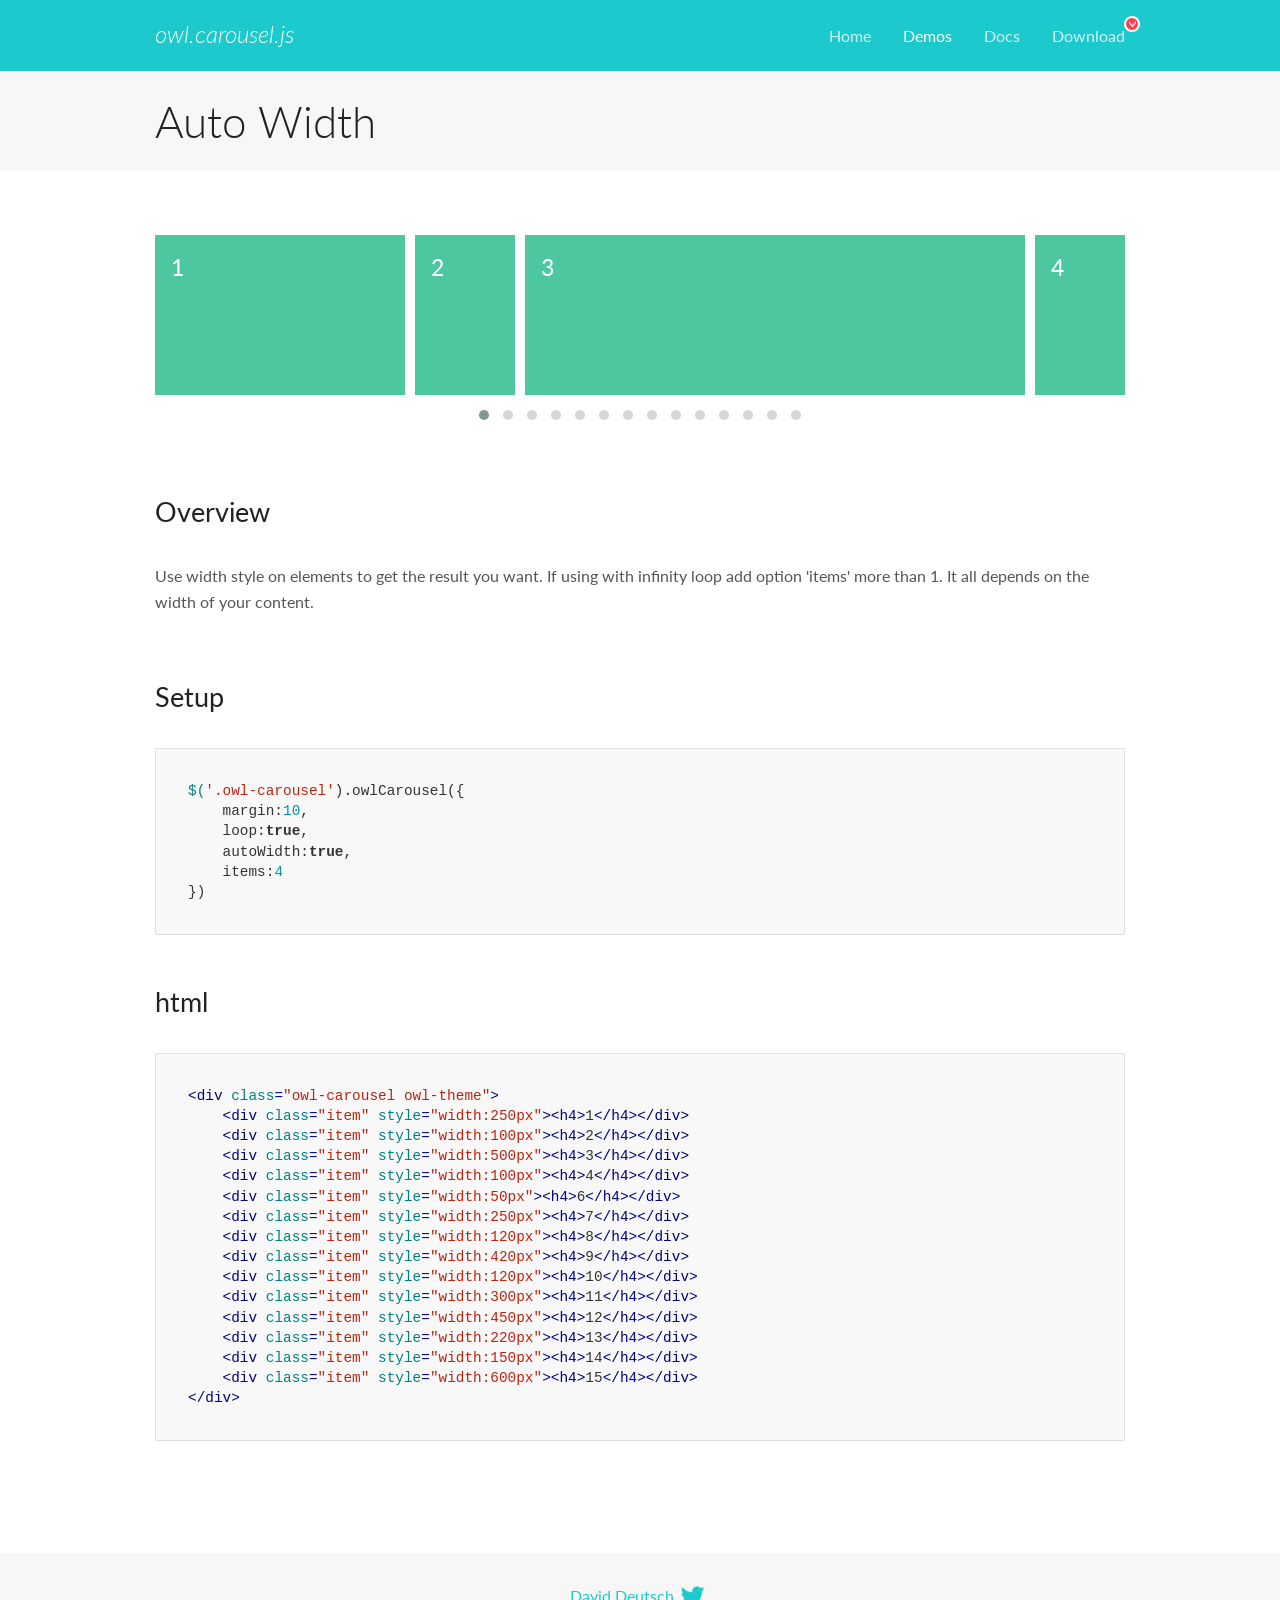
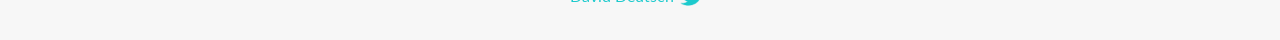
<file: owl_carousel/owl/OwlCarousel2-2.3.4/docs/demos/autowidth.html>
<!DOCTYPE html>
<html lang="en">
  <head>

    <!-- head -->
    <meta charset="utf-8">
    <meta name="msapplication-tap-highlight" content="no" />
    <meta name="viewport" content="width=device-width, initial-scale=1.0" />
    <meta name="description" content="Auto Width">
    <meta name="author" content="David Deutsch">
    <title>
      Auto Width Demo | Owl Carousel | 2.3.4
    </title>

    <!-- Stylesheets -->
    <link href='https://fonts.googleapis.com/css?family=Lato:300,400,700,400italic,300italic' rel='stylesheet' type='text/css'>
    <link rel="stylesheet" href="../assets/css/docs.theme.min.css">

    <!-- Owl Stylesheets -->
    <link rel="stylesheet" href="../assets/owlcarousel/assets/owl.carousel.min.css">
    <link rel="stylesheet" href="../assets/owlcarousel/assets/owl.theme.default.min.css">

    <!-- HTML5 shim and Respond.js IE8 support of HTML5 elements and media queries -->

    <!--[if lt IE 9]>
      <script src="https://oss.maxcdn.com/libs/html5shiv/3.7.0/html5shiv.js"></script>
      <script src="https://oss.maxcdn.com/libs/respond.js/1.3.0/respond.min.js"></script>
    <![endif]-->

    <!-- Favicons -->
    <link rel="apple-touch-icon-precomposed" sizes="144x144" href="../assets/ico/apple-touch-icon-144-precomposed.png">
    <link rel="shortcut icon" href="../assets/ico/favicon.png">
    <link rel="shortcut icon" href="favicon.ico">

    <!-- Yeah i know js should not be in header. Its required for demos.-->

    <!-- javascript -->
    <script src="../assets/vendors/jquery.min.js"></script>
    <script src="../assets/owlcarousel/owl.carousel.js"></script>
  </head>
  <body>

    <!-- header -->
    <header class="header">
      <div class="row">
        <div class="large-12 columns">
          <div class="brand left">
            <h3>
              <a href="/OwlCarousel2/">owl.carousel.js</a> 
            </h3>
          </div>
          <a id="toggle-nav" class="right">
            <span></span> <span></span> <span></span> 
          </a> 
          <div class="nav-bar">
            <ul class="clearfix">
              <li> <a href="/OwlCarousel2/index.html">Home</a>  </li>
              <li class="active">
                <a href="/OwlCarousel2/demos/demos.html">Demos</a> 
              </li>
              <li> <a href="/OwlCarousel2/docs/started-welcome.html">Docs</a>  </li>
              <li>
                <a href="https://github.com/OwlCarousel2/OwlCarousel2/archive/2.3.4.zip">Download</a> 
                <span class="download"></span> 
              </li>
            </ul>
          </div>
        </div>
      </div>
    </header>

    <!-- title -->
    <section class="title">
      <div class="row">
        <div class="large-12 columns">
          <h1>Auto Width</h1>
        </div>
      </div>
    </section>

    <!--  Demos -->
    <section id="demos">
      <div class="row">
        <div class="large-12 columns">
          <div class="owl-carousel owl-theme">
            <div class="item" style="width:250px">
              <h4>1</h4>
            </div>
            <div class="item" style="width:100px">
              <h4>2</h4>
            </div>
            <div class="item" style="width:500px">
              <h4>3</h4>
            </div>
            <div class="item" style="width:100px">
              <h4>4</h4>
            </div>
            <div class="item" style="width:50px">
              <h4>6</h4>
            </div>
            <div class="item" style="width:250px">
              <h4>7</h4>
            </div>
            <div class="item" style="width:120px">
              <h4>8</h4>
            </div>
            <div class="item" style="width:420px">
              <h4>9</h4>
            </div>
            <div class="item" style="width:120px">
              <h4>10</h4>
            </div>
            <div class="item" style="width:300px">
              <h4>11</h4>
            </div>
            <div class="item" style="width:450px">
              <h4>12</h4>
            </div>
            <div class="item" style="width:220px">
              <h4>13</h4>
            </div>
            <div class="item" style="width:150px">
              <h4>14</h4>
            </div>
            <div class="item" style="width:600px">
              <h4>15</h4>
            </div>
          </div>
          <h3 id="overview">Overview</h3>
          <p>Use width style on elements to get the result you want. If using with infinity loop add option &#39;items&#39; more than 1. It all depends on the width of your content.</p>
          <h3 id="setup">Setup</h3>
          <pre><code>$(&#39;.owl-carousel&#39;).owlCarousel({
    margin:10,
    loop:true,
    autoWidth:true,
    items:4
})</code></pre>
          <h3 id="html">html</h3>
          <pre><code>&lt;div class=&quot;owl-carousel owl-theme&quot;&gt;
    &lt;div class=&quot;item&quot; style=&quot;width:250px&quot;&gt;&lt;h4&gt;1&lt;/h4&gt;&lt;/div&gt;
    &lt;div class=&quot;item&quot; style=&quot;width:100px&quot;&gt;&lt;h4&gt;2&lt;/h4&gt;&lt;/div&gt;
    &lt;div class=&quot;item&quot; style=&quot;width:500px&quot;&gt;&lt;h4&gt;3&lt;/h4&gt;&lt;/div&gt;
    &lt;div class=&quot;item&quot; style=&quot;width:100px&quot;&gt;&lt;h4&gt;4&lt;/h4&gt;&lt;/div&gt;
    &lt;div class=&quot;item&quot; style=&quot;width:50px&quot;&gt;&lt;h4&gt;6&lt;/h4&gt;&lt;/div&gt;
    &lt;div class=&quot;item&quot; style=&quot;width:250px&quot;&gt;&lt;h4&gt;7&lt;/h4&gt;&lt;/div&gt;
    &lt;div class=&quot;item&quot; style=&quot;width:120px&quot;&gt;&lt;h4&gt;8&lt;/h4&gt;&lt;/div&gt;
    &lt;div class=&quot;item&quot; style=&quot;width:420px&quot;&gt;&lt;h4&gt;9&lt;/h4&gt;&lt;/div&gt;
    &lt;div class=&quot;item&quot; style=&quot;width:120px&quot;&gt;&lt;h4&gt;10&lt;/h4&gt;&lt;/div&gt;
    &lt;div class=&quot;item&quot; style=&quot;width:300px&quot;&gt;&lt;h4&gt;11&lt;/h4&gt;&lt;/div&gt;
    &lt;div class=&quot;item&quot; style=&quot;width:450px&quot;&gt;&lt;h4&gt;12&lt;/h4&gt;&lt;/div&gt;
    &lt;div class=&quot;item&quot; style=&quot;width:220px&quot;&gt;&lt;h4&gt;13&lt;/h4&gt;&lt;/div&gt;
    &lt;div class=&quot;item&quot; style=&quot;width:150px&quot;&gt;&lt;h4&gt;14&lt;/h4&gt;&lt;/div&gt;
    &lt;div class=&quot;item&quot; style=&quot;width:600px&quot;&gt;&lt;h4&gt;15&lt;/h4&gt;&lt;/div&gt;
&lt;/div&gt;</code></pre>
          <script>
            $(document).ready(function() {
              $('.owl-carousel').owlCarousel({
                margin: 10,
                loop: true,
                autoWidth: true,
                items: 4
              })
            })
          </script>
        </div>
      </div>
    </section>

    <!-- footer -->
    <footer class="footer">
      <div class="row">
        <div class="large-12 columns">
          <h5>
            <a href="/OwlCarousel2/docs/support-contact.html">David Deutsch</a> 
            <a id="custom-tweet-button" href="https://twitter.com/share?url=https://github.com/OwlCarousel2/OwlCarousel2&text=Owl Carousel - This is so awesome! " target="_blank"></a> 
          </h5>
        </div>
      </div>
    </footer>

    <!-- vendors -->
    <script src="../assets/vendors/highlight.js"></script>
    <script src="../assets/js/app.js"></script>
  </body>
</html>
</file>
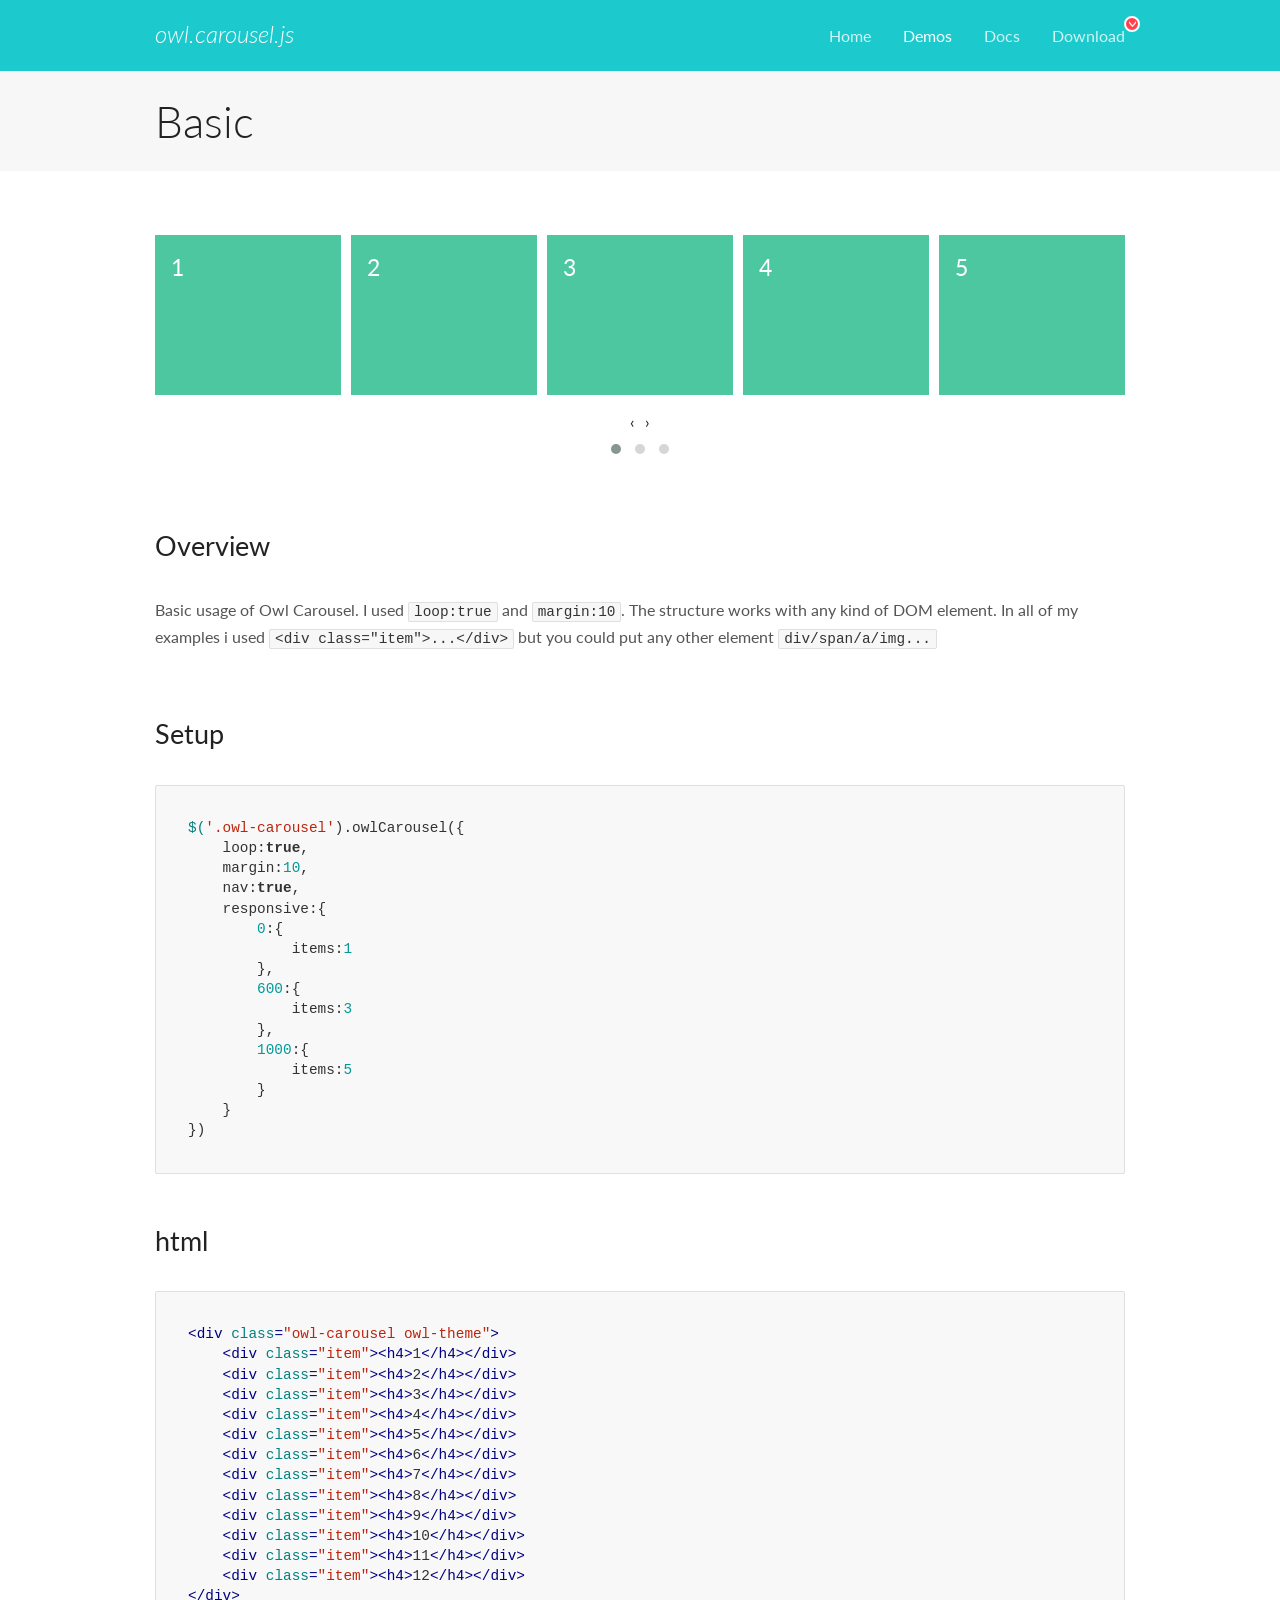
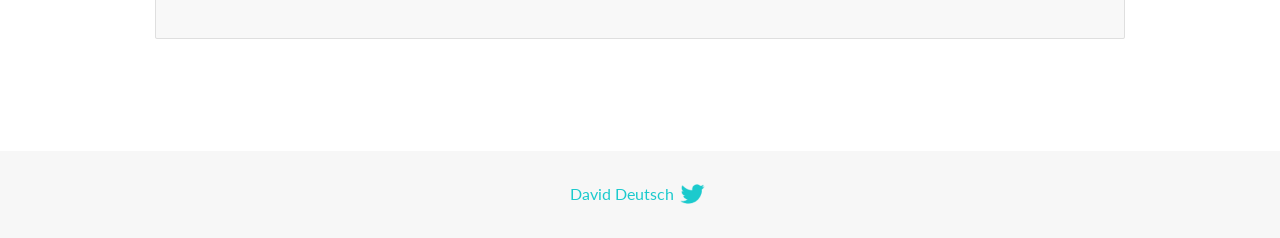
<file: owl_carousel/owl/OwlCarousel2-2.3.4/docs/demos/basic.html>
<!DOCTYPE html>
<html lang="en">
  <head>

    <!-- head -->
    <meta charset="utf-8">
    <meta name="msapplication-tap-highlight" content="no" />
    <meta name="viewport" content="width=device-width, initial-scale=1.0" />
    <meta name="description" content="Basic usage demo">
    <meta name="author" content="David Deutsch">
    <title>
      Basic Demo | Owl Carousel | 2.3.4
    </title>

    <!-- Stylesheets -->
    <link href='https://fonts.googleapis.com/css?family=Lato:300,400,700,400italic,300italic' rel='stylesheet' type='text/css'>
    <link rel="stylesheet" href="../assets/css/docs.theme.min.css">

    <!-- Owl Stylesheets -->
    <link rel="stylesheet" href="../assets/owlcarousel/assets/owl.carousel.min.css">
    <link rel="stylesheet" href="../assets/owlcarousel/assets/owl.theme.default.min.css">

    <!-- HTML5 shim and Respond.js IE8 support of HTML5 elements and media queries -->

    <!--[if lt IE 9]>
      <script src="https://oss.maxcdn.com/libs/html5shiv/3.7.0/html5shiv.js"></script>
      <script src="https://oss.maxcdn.com/libs/respond.js/1.3.0/respond.min.js"></script>
    <![endif]-->

    <!-- Favicons -->
    <link rel="apple-touch-icon-precomposed" sizes="144x144" href="../assets/ico/apple-touch-icon-144-precomposed.png">
    <link rel="shortcut icon" href="../assets/ico/favicon.png">
    <link rel="shortcut icon" href="favicon.ico">

    <!-- Yeah i know js should not be in header. Its required for demos.-->

    <!-- javascript -->
    <script src="../assets/vendors/jquery.min.js"></script>
    <script src="../assets/owlcarousel/owl.carousel.js"></script>
  </head>
  <body>

    <!-- header -->
    <header class="header">
      <div class="row">
        <div class="large-12 columns">
          <div class="brand left">
            <h3>
              <a href="/OwlCarousel2/">owl.carousel.js</a> 
            </h3>
          </div>
          <a id="toggle-nav" class="right">
            <span></span> <span></span> <span></span> 
          </a> 
          <div class="nav-bar">
            <ul class="clearfix">
              <li> <a href="/OwlCarousel2/index.html">Home</a>  </li>
              <li class="active">
                <a href="/OwlCarousel2/demos/demos.html">Demos</a> 
              </li>
              <li> <a href="/OwlCarousel2/docs/started-welcome.html">Docs</a>  </li>
              <li>
                <a href="https://github.com/OwlCarousel2/OwlCarousel2/archive/2.3.4.zip">Download</a> 
                <span class="download"></span> 
              </li>
            </ul>
          </div>
        </div>
      </div>
    </header>

    <!-- title -->
    <section class="title">
      <div class="row">
        <div class="large-12 columns">
          <h1>Basic</h1>
        </div>
      </div>
    </section>

    <!--  Demos -->
    <section id="demos">
      <div class="row">
        <div class="large-12 columns">
          <div class="owl-carousel owl-theme">
            <div class="item">
              <h4>1</h4>
            </div>
            <div class="item">
              <h4>2</h4>
            </div>
            <div class="item">
              <h4>3</h4>
            </div>
            <div class="item">
              <h4>4</h4>
            </div>
            <div class="item">
              <h4>5</h4>
            </div>
            <div class="item">
              <h4>6</h4>
            </div>
            <div class="item">
              <h4>7</h4>
            </div>
            <div class="item">
              <h4>8</h4>
            </div>
            <div class="item">
              <h4>9</h4>
            </div>
            <div class="item">
              <h4>10</h4>
            </div>
            <div class="item">
              <h4>11</h4>
            </div>
            <div class="item">
              <h4>12</h4>
            </div>
          </div>
          <h3 id="overview">Overview</h3>
          <p>Basic usage of Owl Carousel. I used <code>loop:true</code> and <code>margin:10</code>. The structure works with any kind of DOM element. In all of my examples i used <code>&lt;div class=&quot;item&quot;&gt;...&lt;/div&gt;</code> but you could
            put any other element <code>div/span/a/img...</code></p>
          <h3 id="setup">Setup</h3>
          <pre><code>$(&#39;.owl-carousel&#39;).owlCarousel({
    loop:true,
    margin:10,
    nav:true,
    responsive:{
        0:{
            items:1
        },
        600:{
            items:3
        },
        1000:{
            items:5
        }
    }
})</code></pre>
          <h3 id="html">html</h3>
          <pre><code>&lt;div class=&quot;owl-carousel owl-theme&quot;&gt;
    &lt;div class=&quot;item&quot;&gt;&lt;h4&gt;1&lt;/h4&gt;&lt;/div&gt;
    &lt;div class=&quot;item&quot;&gt;&lt;h4&gt;2&lt;/h4&gt;&lt;/div&gt;
    &lt;div class=&quot;item&quot;&gt;&lt;h4&gt;3&lt;/h4&gt;&lt;/div&gt;
    &lt;div class=&quot;item&quot;&gt;&lt;h4&gt;4&lt;/h4&gt;&lt;/div&gt;
    &lt;div class=&quot;item&quot;&gt;&lt;h4&gt;5&lt;/h4&gt;&lt;/div&gt;
    &lt;div class=&quot;item&quot;&gt;&lt;h4&gt;6&lt;/h4&gt;&lt;/div&gt;
    &lt;div class=&quot;item&quot;&gt;&lt;h4&gt;7&lt;/h4&gt;&lt;/div&gt;
    &lt;div class=&quot;item&quot;&gt;&lt;h4&gt;8&lt;/h4&gt;&lt;/div&gt;
    &lt;div class=&quot;item&quot;&gt;&lt;h4&gt;9&lt;/h4&gt;&lt;/div&gt;
    &lt;div class=&quot;item&quot;&gt;&lt;h4&gt;10&lt;/h4&gt;&lt;/div&gt;
    &lt;div class=&quot;item&quot;&gt;&lt;h4&gt;11&lt;/h4&gt;&lt;/div&gt;
    &lt;div class=&quot;item&quot;&gt;&lt;h4&gt;12&lt;/h4&gt;&lt;/div&gt;
&lt;/div&gt;</code></pre>
          <script>
            $(document).ready(function() {
              var owl = $('.owl-carousel');
              owl.owlCarousel({
                margin: 10,
                nav: true,
                loop: true,
                responsive: {
                  0: {
                    items: 1
                  },
                  600: {
                    items: 3
                  },
                  1000: {
                    items: 5
                  }
                }
              })
            })
          </script>
        </div>
      </div>
    </section>

    <!-- footer -->
    <footer class="footer">
      <div class="row">
        <div class="large-12 columns">
          <h5>
            <a href="/OwlCarousel2/docs/support-contact.html">David Deutsch</a> 
            <a id="custom-tweet-button" href="https://twitter.com/share?url=https://github.com/OwlCarousel2/OwlCarousel2&text=Owl Carousel - This is so awesome! " target="_blank"></a> 
          </h5>
        </div>
      </div>
    </footer>

    <!-- vendors -->
    <script src="../assets/vendors/highlight.js"></script>
    <script src="../assets/js/app.js"></script>
  </body>
</html>
</file>
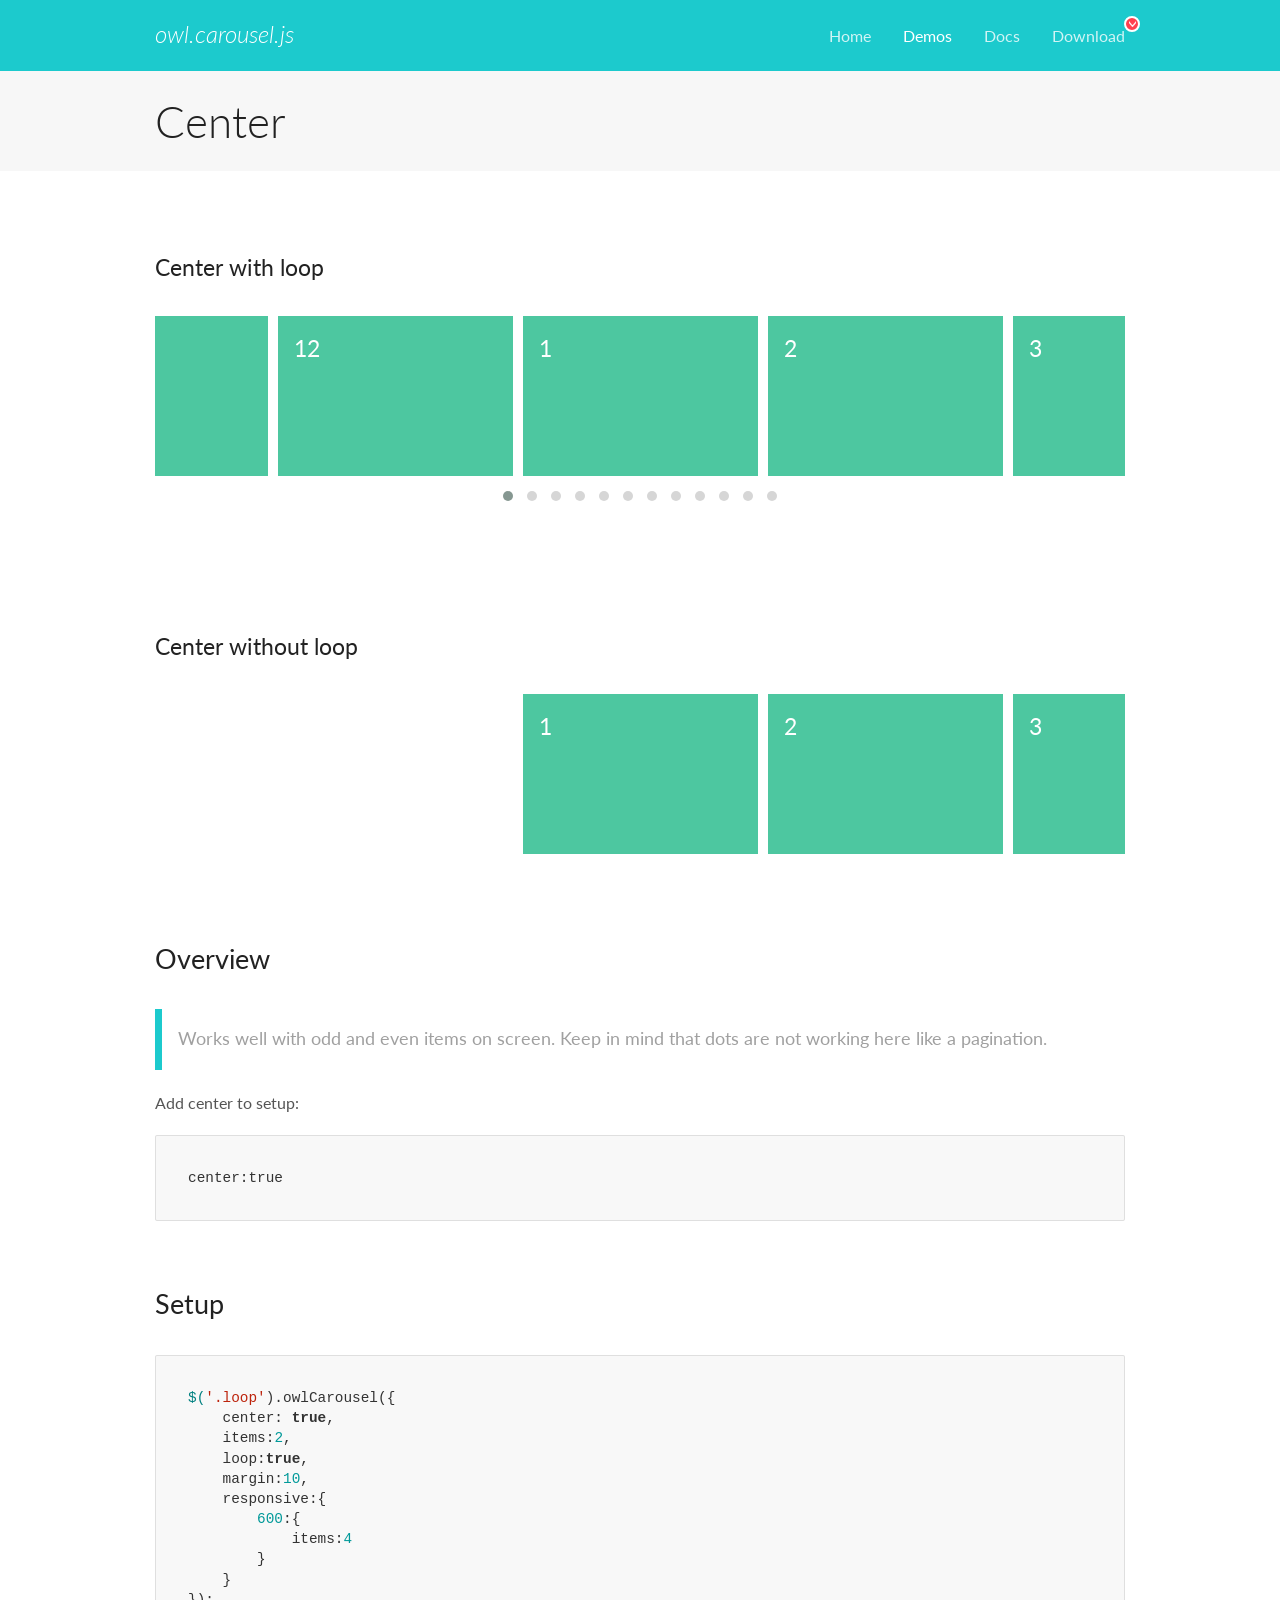
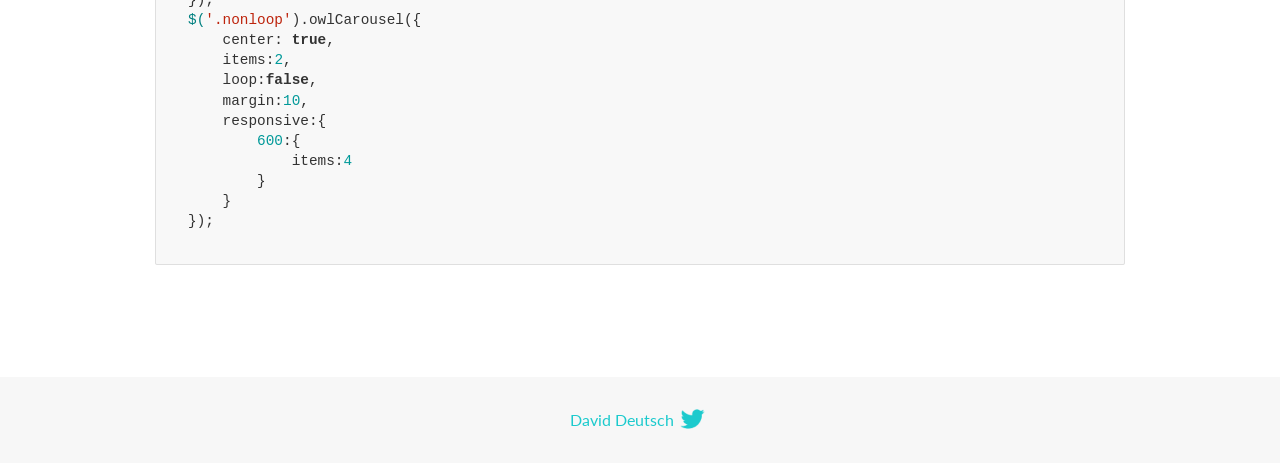
<file: owl_carousel/owl/OwlCarousel2-2.3.4/docs/demos/center.html>
<!DOCTYPE html>
<html lang="en">
  <head>

    <!-- head -->
    <meta charset="utf-8">
    <meta name="msapplication-tap-highlight" content="no" />
    <meta name="viewport" content="width=device-width, initial-scale=1.0" />
    <meta name="description" content="Center carousel">
    <meta name="author" content="David Deutsch">
    <title>
      Center Demo | Owl Carousel | 2.3.4
    </title>

    <!-- Stylesheets -->
    <link href='https://fonts.googleapis.com/css?family=Lato:300,400,700,400italic,300italic' rel='stylesheet' type='text/css'>
    <link rel="stylesheet" href="../assets/css/docs.theme.min.css">

    <!-- Owl Stylesheets -->
    <link rel="stylesheet" href="../assets/owlcarousel/assets/owl.carousel.min.css">
    <link rel="stylesheet" href="../assets/owlcarousel/assets/owl.theme.default.min.css">

    <!-- HTML5 shim and Respond.js IE8 support of HTML5 elements and media queries -->

    <!--[if lt IE 9]>
      <script src="https://oss.maxcdn.com/libs/html5shiv/3.7.0/html5shiv.js"></script>
      <script src="https://oss.maxcdn.com/libs/respond.js/1.3.0/respond.min.js"></script>
    <![endif]-->

    <!-- Favicons -->
    <link rel="apple-touch-icon-precomposed" sizes="144x144" href="../assets/ico/apple-touch-icon-144-precomposed.png">
    <link rel="shortcut icon" href="../assets/ico/favicon.png">
    <link rel="shortcut icon" href="favicon.ico">

    <!-- Yeah i know js should not be in header. Its required for demos.-->

    <!-- javascript -->
    <script src="../assets/vendors/jquery.min.js"></script>
    <script src="../assets/owlcarousel/owl.carousel.js"></script>
  </head>
  <body>

    <!-- header -->
    <header class="header">
      <div class="row">
        <div class="large-12 columns">
          <div class="brand left">
            <h3>
              <a href="/OwlCarousel2/">owl.carousel.js</a> 
            </h3>
          </div>
          <a id="toggle-nav" class="right">
            <span></span> <span></span> <span></span> 
          </a> 
          <div class="nav-bar">
            <ul class="clearfix">
              <li> <a href="/OwlCarousel2/index.html">Home</a>  </li>
              <li class="active">
                <a href="/OwlCarousel2/demos/demos.html">Demos</a> 
              </li>
              <li> <a href="/OwlCarousel2/docs/started-welcome.html">Docs</a>  </li>
              <li>
                <a href="https://github.com/OwlCarousel2/OwlCarousel2/archive/2.3.4.zip">Download</a> 
                <span class="download"></span> 
              </li>
            </ul>
          </div>
        </div>
      </div>
    </header>

    <!-- title -->
    <section class="title">
      <div class="row">
        <div class="large-12 columns">
          <h1>Center</h1>
        </div>
      </div>
    </section>

    <!--  Demos -->
    <section id="demos">
      <div class="row">
        <div class="large-12 columns">
          <h4 id="center-with-loop">Center with loop</h4>
          <div class="loop owl-carousel owl-theme">
            <div class="item">
              <h4>1</h4>
            </div>
            <div class="item">
              <h4>2</h4>
            </div>
            <div class="item">
              <h4>3</h4>
            </div>
            <div class="item">
              <h4>4</h4>
            </div>
            <div class="item">
              <h4>5</h4>
            </div>
            <div class="item">
              <h4>6</h4>
            </div>
            <div class="item">
              <h4>7</h4>
            </div>
            <div class="item">
              <h4>8</h4>
            </div>
            <div class="item">
              <h4>9</h4>
            </div>
            <div class="item">
              <h4>10</h4>
            </div>
            <div class="item">
              <h4>11</h4>
            </div>
            <div class="item">
              <h4>12</h4>
            </div>
          </div>
          <br>
          <h4 id="center-without-loop">Center without loop</h4>
          <div class="nonloop owl-carousel">
            <div class="item">
              <h4>1</h4>
            </div>
            <div class="item">
              <h4>2</h4>
            </div>
            <div class="item">
              <h4>3</h4>
            </div>
            <div class="item">
              <h4>4</h4>
            </div>
            <div class="item">
              <h4>5</h4>
            </div>
            <div class="item">
              <h4>6</h4>
            </div>
            <div class="item">
              <h4>7</h4>
            </div>
            <div class="item">
              <h4>8</h4>
            </div>
            <div class="item">
              <h4>9</h4>
            </div>
            <div class="item">
              <h4>10</h4>
            </div>
            <div class="item">
              <h4>11</h4>
            </div>
            <div class="item">
              <h4>12</h4>
            </div>
          </div>
          <h3 id="overview">Overview</h3>
          <blockquote>
            <p>Works well with odd and even items on screen. Keep in mind that dots are not working here like a pagination.</p>
          </blockquote>
          <p>Add center to setup:</p>
          <pre><code>center:true</code></pre>
          <h3 id="setup">Setup</h3>
          <pre><code>$(&#39;.loop&#39;).owlCarousel({
    center: true,
    items:2,
    loop:true,
    margin:10,
    responsive:{
        600:{
            items:4
        }
    }
});
$(&#39;.nonloop&#39;).owlCarousel({
    center: true,
    items:2,
    loop:false,
    margin:10,
    responsive:{
        600:{
            items:4
        }
    }
});</code></pre>
          <script>
            jQuery(document).ready(function($) {
              $('.loop').owlCarousel({
                center: true,
                items: 2,
                loop: true,
                margin: 10,
                responsive: {
                  600: {
                    items: 4
                  }
                }
              });
              $('.nonloop').owlCarousel({
                center: true,
                items: 2,
                loop: false,
                margin: 10,
                responsive: {
                  600: {
                    items: 4
                  }
                }
              });
            });
          </script>
        </div>
      </div>
    </section>

    <!-- footer -->
    <footer class="footer">
      <div class="row">
        <div class="large-12 columns">
          <h5>
            <a href="/OwlCarousel2/docs/support-contact.html">David Deutsch</a> 
            <a id="custom-tweet-button" href="https://twitter.com/share?url=https://github.com/OwlCarousel2/OwlCarousel2&text=Owl Carousel - This is so awesome! " target="_blank"></a> 
          </h5>
        </div>
      </div>
    </footer>

    <!-- vendors -->
    <script src="../assets/vendors/highlight.js"></script>
    <script src="../assets/js/app.js"></script>
  </body>
</html>
</file>
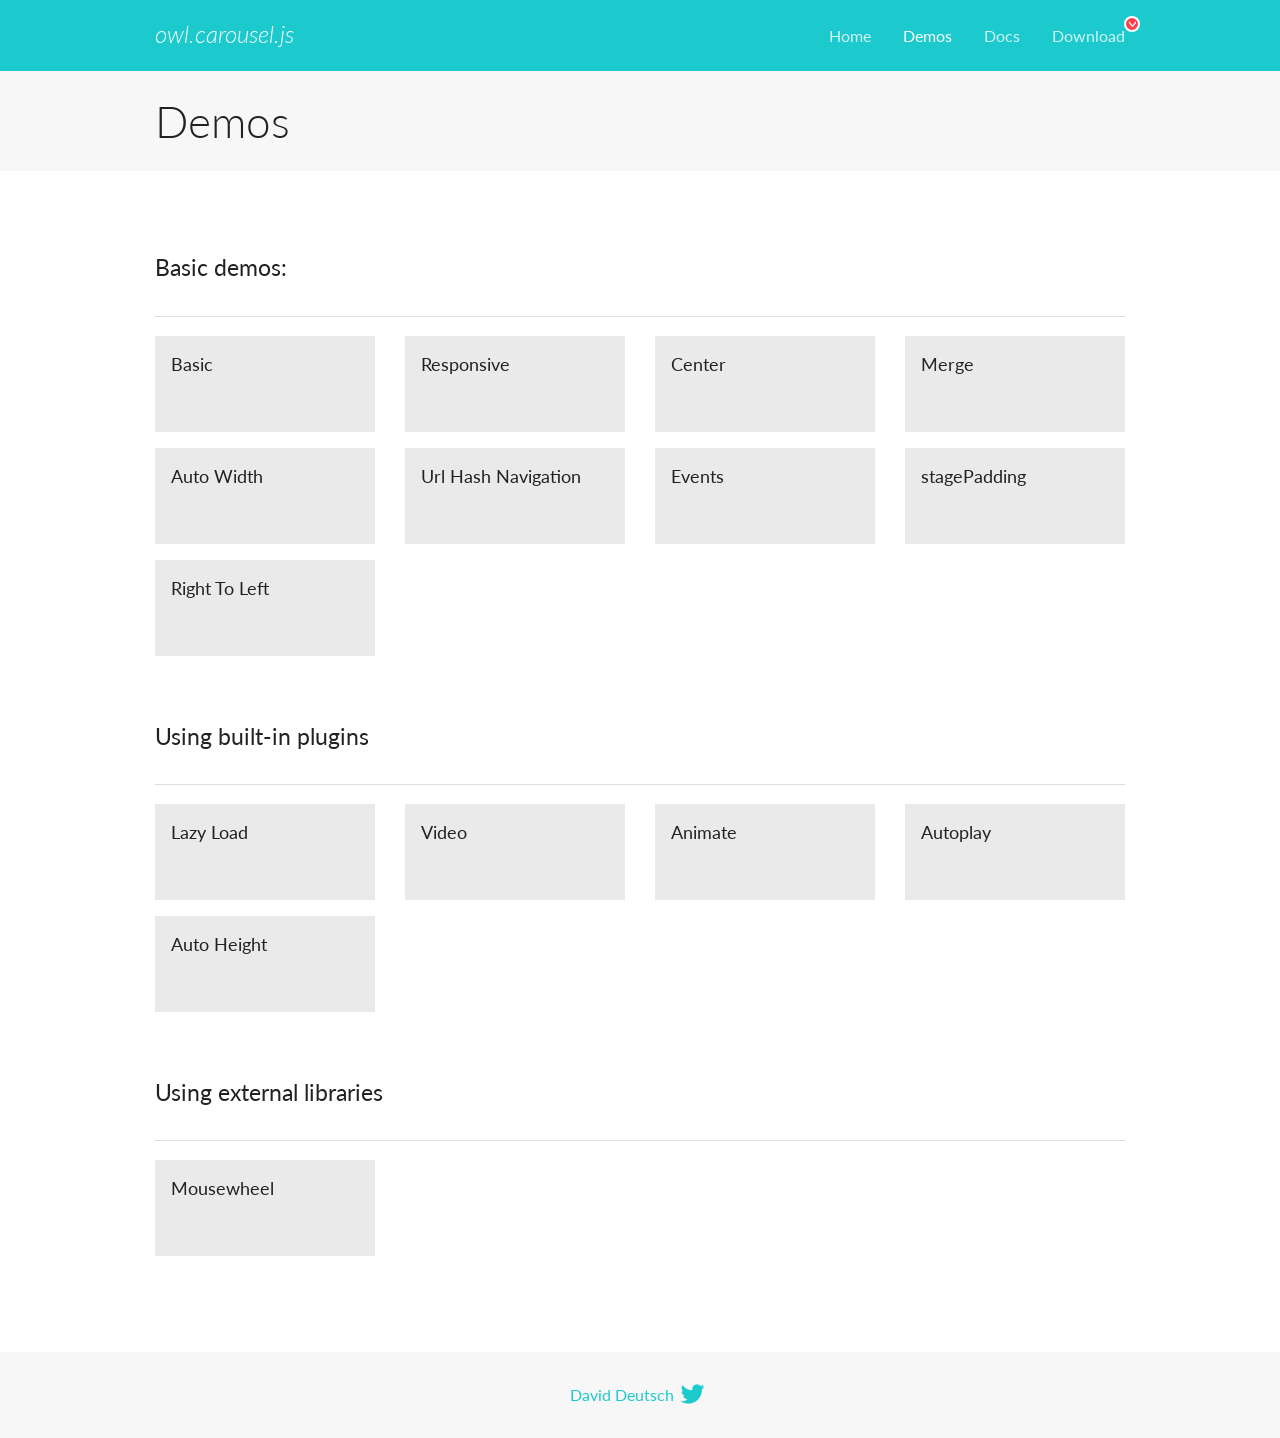
<file: owl_carousel/owl/OwlCarousel2-2.3.4/docs/demos/demos.html>
<!DOCTYPE html>
<html lang="en">
  <head>

    <!-- head -->
    <meta charset="utf-8">
    <meta name="msapplication-tap-highlight" content="no" />
    <meta name="viewport" content="width=device-width, initial-scale=1.0" />
    <meta name="description" content="A list of Owl Carousel examples.">
    <meta name="author" content="David Deutsch">
    <title>
      Demos | Owl Carousel | 2.3.4
    </title>

    <!-- Stylesheets -->
    <link href='https://fonts.googleapis.com/css?family=Lato:300,400,700,400italic,300italic' rel='stylesheet' type='text/css'>
    <link rel="stylesheet" href="../assets/css/docs.theme.min.css">

    <!-- Owl Stylesheets -->
    <link rel="stylesheet" href="../assets/owlcarousel/assets/owl.carousel.min.css">
    <link rel="stylesheet" href="../assets/owlcarousel/assets/owl.theme.default.min.css">

    <!-- HTML5 shim and Respond.js IE8 support of HTML5 elements and media queries -->

    <!--[if lt IE 9]>
      <script src="https://oss.maxcdn.com/libs/html5shiv/3.7.0/html5shiv.js"></script>
      <script src="https://oss.maxcdn.com/libs/respond.js/1.3.0/respond.min.js"></script>
    <![endif]-->

    <!-- Favicons -->
    <link rel="apple-touch-icon-precomposed" sizes="144x144" href="../assets/ico/apple-touch-icon-144-precomposed.png">
    <link rel="shortcut icon" href="../assets/ico/favicon.png">
    <link rel="shortcut icon" href="favicon.ico">

    <!-- Yeah i know js should not be in header. Its required for demos.-->

    <!-- javascript -->
    <script src="../assets/vendors/jquery.min.js"></script>
    <script src="../assets/owlcarousel/owl.carousel.js"></script>
  </head>
  <body>

    <!-- header -->
    <header class="header">
      <div class="row">
        <div class="large-12 columns">
          <div class="brand left">
            <h3>
              <a href="/OwlCarousel2/">owl.carousel.js</a> 
            </h3>
          </div>
          <a id="toggle-nav" class="right">
            <span></span> <span></span> <span></span> 
          </a> 
          <div class="nav-bar">
            <ul class="clearfix">
              <li> <a href="/OwlCarousel2/index.html">Home</a>  </li>
              <li class="active">
                <a href="/OwlCarousel2/demos/demos.html">Demos</a> 
              </li>
              <li> <a href="/OwlCarousel2/docs/started-welcome.html">Docs</a>  </li>
              <li>
                <a href="https://github.com/OwlCarousel2/OwlCarousel2/archive/2.3.4.zip">Download</a> 
                <span class="download"></span> 
              </li>
            </ul>
          </div>
        </div>
      </div>
    </header>

    <!-- title -->
    <section class="title">
      <div class="row">
        <div class="large-12 columns">
          <h1>Demos</h1>
        </div>
      </div>
    </section>

    <!--  Demos -->
    <section id="demos">
      <div class="row">
        <div class="large-12 columns">
          <h4 id="basic-demos-">Basic demos:</h4>
          <hr>
          <div class="demo-list">
            <div class="row">
              <div class="small-6 medium-4 large-3 columns">
                <a href="basic.html" class="demo-block">
                  <h5>Basic </h5>
                </a> 
              </div>
              <div class="small-6 medium-4 large-3 columns">
                <a href="responsive.html" class="demo-block">
                  <h5>Responsive </h5>
                </a> 
              </div>
              <div class="small-6 medium-4 large-3 columns">
                <a href="center.html" class="demo-block">
                  <h5>Center </h5>
                </a> 
              </div>
              <div class="small-6 medium-4 large-3 columns">
                <a href="merge.html" class="demo-block">
                  <h5>Merge </h5>
                </a> 
              </div>
              <div class="small-6 medium-4 large-3 columns">
                <a href="autowidth.html" class="demo-block">
                  <h5>Auto Width </h5>
                </a> 
              </div>
              <div class="small-6 medium-4 large-3 columns">
                <a href="urlhashnav.html" class="demo-block">
                  <h5>Url Hash Navigation </h5>
                </a> 
              </div>
              <div class="small-6 medium-4 large-3 columns">
                <a href="events.html" class="demo-block">
                  <h5>Events </h5>
                </a> 
              </div>
              <div class="small-6 medium-4 large-3 columns">
                <a href="stagepadding.html" class="demo-block">
                  <h5>stagePadding </h5>
                </a> 
              </div>
              <div class="small-6 medium-4 large-3 columns">
                <a href="rtl.html" class="demo-block">
                  <h5>Right To Left </h5>
                </a> 
              </div>
            </div>
          </div>
          <h4 id="using-built-in-plugins">Using built-in plugins</h4>
          <hr>
          <div class="demo-list">
            <div class="row">
              <div class="small-6 medium-4 large-3 columns">
                <a href="lazyLoad.html" class="demo-block">
                  <h5>Lazy Load </h5>
                </a> 
              </div>
              <div class="small-6 medium-4 large-3 columns">
                <a href="video.html" class="demo-block">
                  <h5>Video </h5>
                </a> 
              </div>
              <div class="small-6 medium-4 large-3 columns">
                <a href="animate.html" class="demo-block">
                  <h5>Animate </h5>
                </a> 
              </div>
              <div class="small-6 medium-4 large-3 columns">
                <a href="autoplay.html" class="demo-block">
                  <h5>Autoplay </h5>
                </a> 
              </div>
              <div class="small-6 medium-4 large-3 columns">
                <a href="autoheight.html" class="demo-block">
                  <h5>Auto Height </h5>
                </a> 
              </div>
            </div>
          </div>
          <h4 id="using-external-libraries">Using external libraries</h4>
          <hr>
          <div class="demo-list">
            <div class="row">
              <div class="small-6 medium-4 large-3 columns">
                <a href="mousewheel.html" class="demo-block">
                  <h5>Mousewheel </h5>
                </a> 
              </div>
            </div>
          </div>
        </div>
      </div>
    </section>

    <!-- footer -->
    <footer class="footer">
      <div class="row">
        <div class="large-12 columns">
          <h5>
            <a href="/OwlCarousel2/docs/support-contact.html">David Deutsch</a> 
            <a id="custom-tweet-button" href="https://twitter.com/share?url=https://github.com/OwlCarousel2/OwlCarousel2&text=Owl Carousel - This is so awesome! " target="_blank"></a> 
          </h5>
        </div>
      </div>
    </footer>

    <!-- vendors -->
    <script src="../assets/vendors/highlight.js"></script>
    <script src="../assets/js/app.js"></script>
  </body>
</html>
</file>
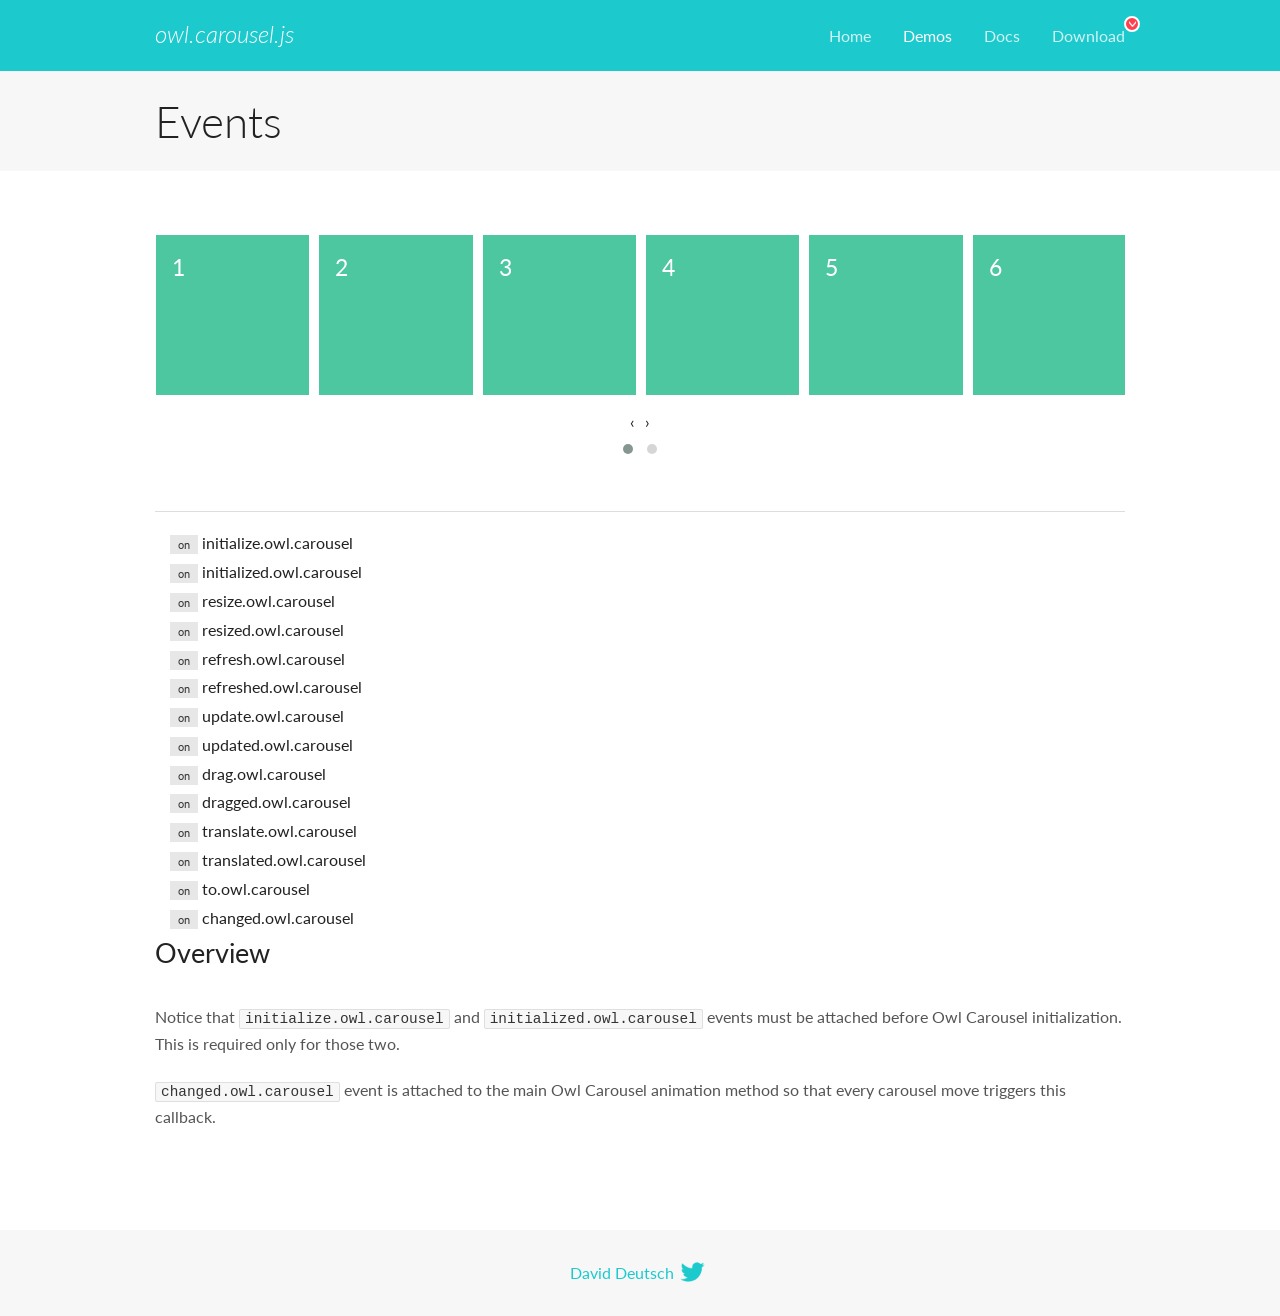
<file: owl_carousel/owl/OwlCarousel2-2.3.4/docs/demos/events.html>
<!DOCTYPE html>
<html lang="en">
  <head>

    <!-- head -->
    <meta charset="utf-8">
    <meta name="msapplication-tap-highlight" content="no" />
    <meta name="viewport" content="width=device-width, initial-scale=1.0" />
    <meta name="description" content="Events usage demo">
    <meta name="author" content="David Deutsch">
    <title>
      Events Demo | Owl Carousel | 2.3.4
    </title>

    <!-- Stylesheets -->
    <link href='https://fonts.googleapis.com/css?family=Lato:300,400,700,400italic,300italic' rel='stylesheet' type='text/css'>
    <link rel="stylesheet" href="../assets/css/docs.theme.min.css">

    <!-- Owl Stylesheets -->
    <link rel="stylesheet" href="../assets/owlcarousel/assets/owl.carousel.min.css">
    <link rel="stylesheet" href="../assets/owlcarousel/assets/owl.theme.default.min.css">

    <!-- HTML5 shim and Respond.js IE8 support of HTML5 elements and media queries -->

    <!--[if lt IE 9]>
      <script src="https://oss.maxcdn.com/libs/html5shiv/3.7.0/html5shiv.js"></script>
      <script src="https://oss.maxcdn.com/libs/respond.js/1.3.0/respond.min.js"></script>
    <![endif]-->

    <!-- Favicons -->
    <link rel="apple-touch-icon-precomposed" sizes="144x144" href="../assets/ico/apple-touch-icon-144-precomposed.png">
    <link rel="shortcut icon" href="../assets/ico/favicon.png">
    <link rel="shortcut icon" href="favicon.ico">

    <!-- Yeah i know js should not be in header. Its required for demos.-->

    <!-- javascript -->
    <script src="../assets/vendors/jquery.min.js"></script>
    <script src="../assets/owlcarousel/owl.carousel.js"></script>
  </head>
  <body>

    <!-- header -->
    <header class="header">
      <div class="row">
        <div class="large-12 columns">
          <div class="brand left">
            <h3>
              <a href="/OwlCarousel2/">owl.carousel.js</a> 
            </h3>
          </div>
          <a id="toggle-nav" class="right">
            <span></span> <span></span> <span></span> 
          </a> 
          <div class="nav-bar">
            <ul class="clearfix">
              <li> <a href="/OwlCarousel2/index.html">Home</a>  </li>
              <li class="active">
                <a href="/OwlCarousel2/demos/demos.html">Demos</a> 
              </li>
              <li> <a href="/OwlCarousel2/docs/started-welcome.html">Docs</a>  </li>
              <li>
                <a href="https://github.com/OwlCarousel2/OwlCarousel2/archive/2.3.4.zip">Download</a> 
                <span class="download"></span> 
              </li>
            </ul>
          </div>
        </div>
      </div>
    </header>

    <!-- title -->
    <section class="title">
      <div class="row">
        <div class="large-12 columns">
          <h1>Events</h1>
        </div>
      </div>
    </section>

    <!--  Demos -->
    <section id="demos">
      <div class="row">
        <div class="large-12 columns">
          <div class="owl-carousel owl-theme">
            <div class="item">
              <h4>1</h4>
            </div>
            <div class="item">
              <h4>2</h4>
            </div>
            <div class="item">
              <h4>3</h4>
            </div>
            <div class="item">
              <h4>4</h4>
            </div>
            <div class="item">
              <h4>5</h4>
            </div>
            <div class="item">
              <h4>6</h4>
            </div>
            <div class="item">
              <h4>7</h4>
            </div>
            <div class="item">
              <h4>8</h4>
            </div>
            <div class="item">
              <h4>9</h4>
            </div>
            <div class="item">
              <h4>10</h4>
            </div>
            <div class="item">
              <h4>11</h4>
            </div>
            <div class="item">
              <h4>12</h4>
            </div>
          </div>
          <hr>
          <div class="large-12 columns callbacks">
            <div><span class="label secondary initialize">on</span>  initialize.owl.carousel </div>
            <div><span class="label secondary initialized">on</span>  initialized.owl.carousel </div>
            <div><span class="label secondary resize">on</span>  resize.owl.carousel </div>
            <div><span class="label secondary resized">on</span>  resized.owl.carousel </div>
            <div><span class="label secondary refresh">on</span>  refresh.owl.carousel </div>
            <div><span class="label secondary refreshed">on</span>  refreshed.owl.carousel </div>
            <div><span class="label secondary update">on</span>  update.owl.carousel </div>
            <div><span class="label secondary updated">on</span>  updated.owl.carousel </div>
            <div><span class="label secondary drag">on</span>  drag.owl.carousel </div>
            <div><span class="label secondary dragged">on</span>  dragged.owl.carousel </div>
            <div><span class="label secondary translate">on</span>  translate.owl.carousel </div>
            <div><span class="label secondary translated">on</span>  translated.owl.carousel </div>
            <div><span class="label secondary to">on</span>  to.owl.carousel </div>
            <div><span class="label secondary changed">on</span>  changed.owl.carousel </div>
          </div>
          <h3 id="overview">Overview</h3>
          <p>Notice that <code>initialize.owl.carousel</code> and <code>initialized.owl.carousel</code> events must be attached before Owl Carousel initialization. This is required only for those two.</p>
          <p><code>changed.owl.carousel</code> event is attached to the main Owl Carousel animation method so that every carousel move triggers this callback.</p>
          <script>
            jQuery(document).ready(function($) {
              var owl = $('.owl-carousel');
              owl.on('initialize.owl.carousel initialized.owl.carousel ' +
                'initialize.owl.carousel initialize.owl.carousel ' +
                'resize.owl.carousel resized.owl.carousel ' +
                'refresh.owl.carousel refreshed.owl.carousel ' +
                'update.owl.carousel updated.owl.carousel ' +
                'drag.owl.carousel dragged.owl.carousel ' +
                'translate.owl.carousel translated.owl.carousel ' +
                'to.owl.carousel changed.owl.carousel',
                function(e) {
                  $('.' + e.type)
                    .removeClass('secondary')
                    .addClass('success');
                  window.setTimeout(function() {
                    $('.' + e.type)
                      .removeClass('success')
                      .addClass('secondary');
                  }, 500);
                });
              owl.owlCarousel({
                loop: true,
                nav: true,
                lazyLoad: true,
                margin: 10,
                video: true,
                responsive: {
                  0: {
                    items: 1
                  },
                  600: {
                    items: 3
                  },
                  960: {
                    items: 5,
                  },
                  1200: {
                    items: 6
                  }
                }
              });
            });
          </script>
        </div>
      </div>
    </section>

    <!-- footer -->
    <footer class="footer">
      <div class="row">
        <div class="large-12 columns">
          <h5>
            <a href="/OwlCarousel2/docs/support-contact.html">David Deutsch</a> 
            <a id="custom-tweet-button" href="https://twitter.com/share?url=https://github.com/OwlCarousel2/OwlCarousel2&text=Owl Carousel - This is so awesome! " target="_blank"></a> 
          </h5>
        </div>
      </div>
    </footer>

    <!-- vendors -->
    <script src="../assets/vendors/highlight.js"></script>
    <script src="../assets/js/app.js"></script>
  </body>
</html>
</file>
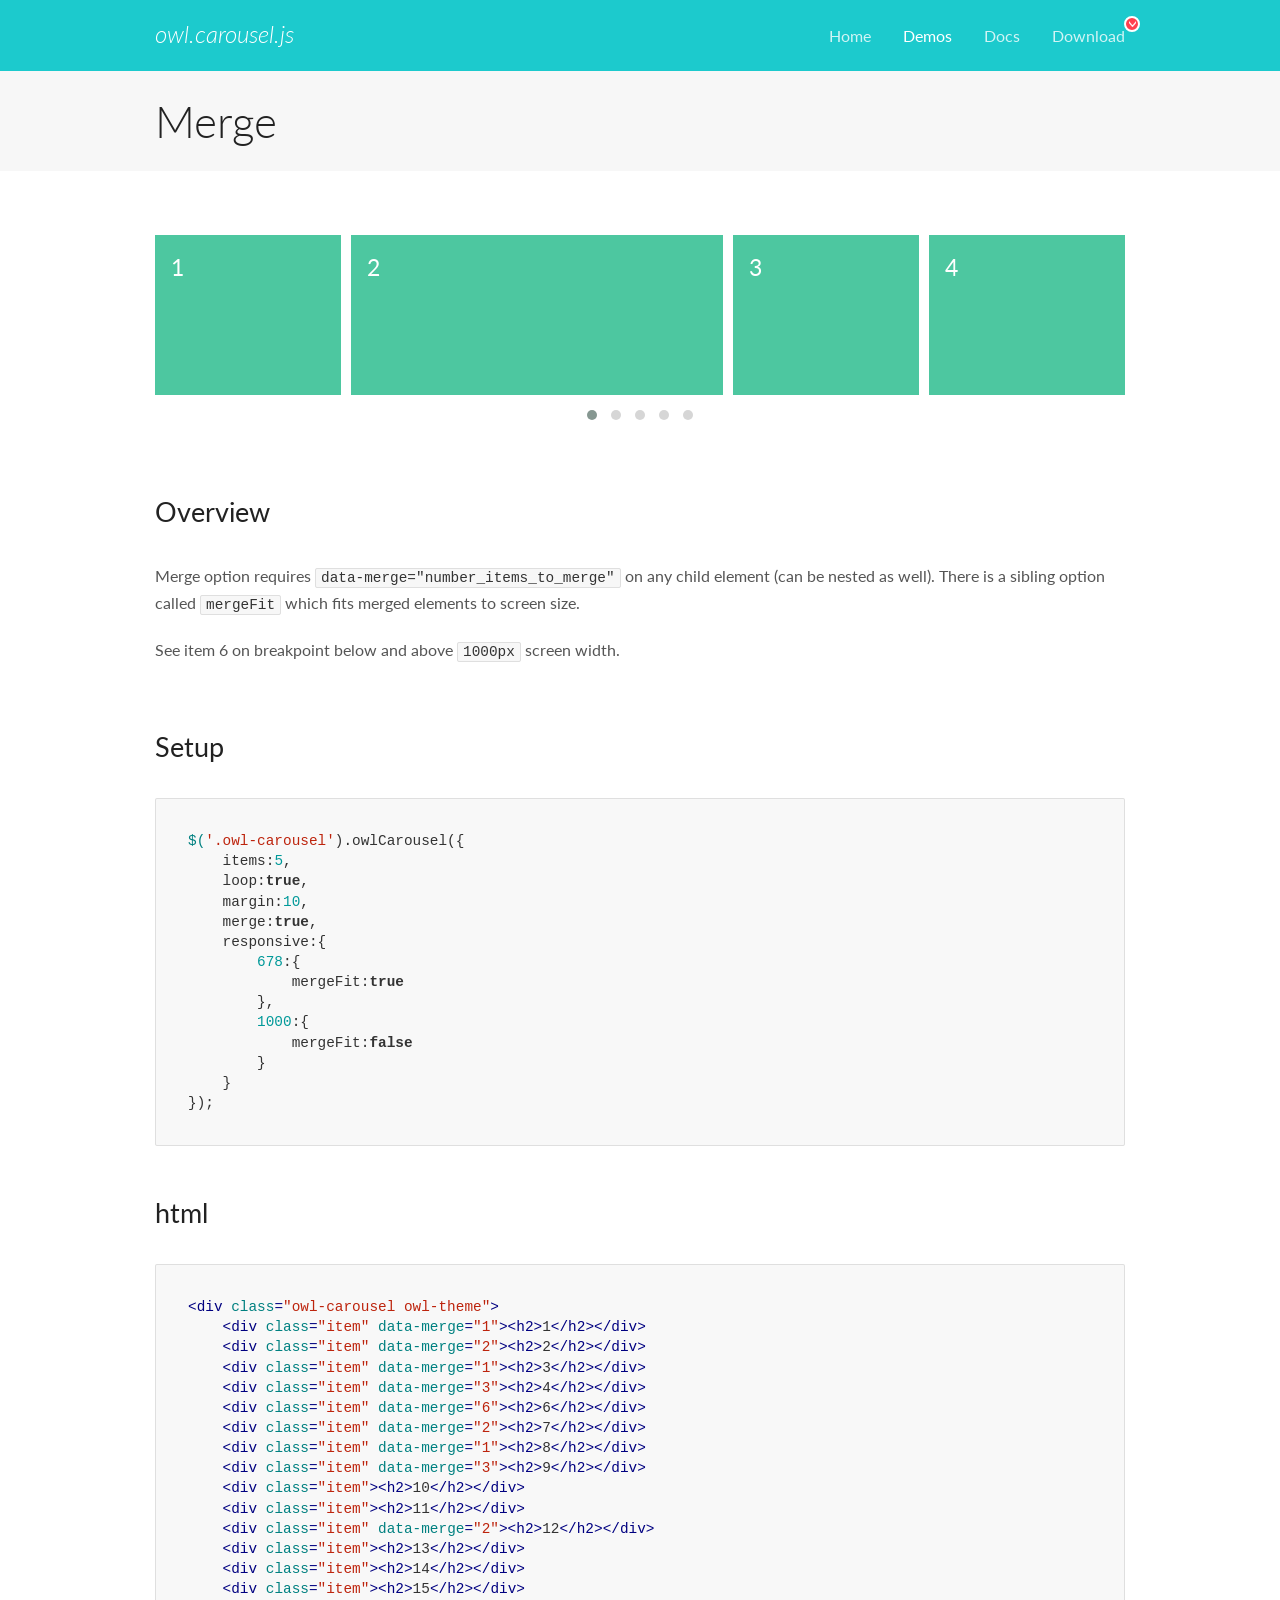
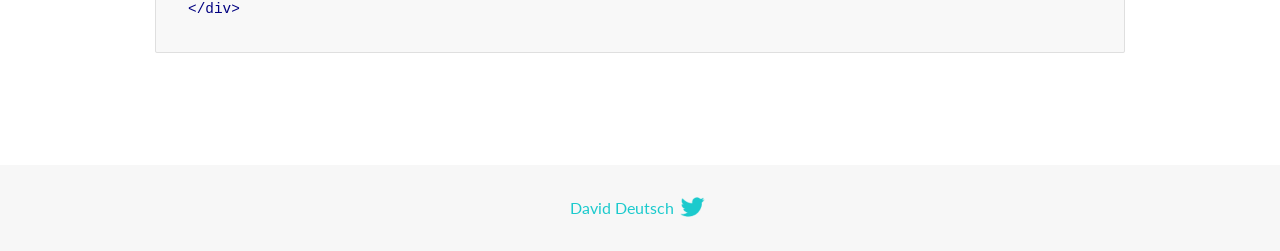
<file: owl_carousel/owl/OwlCarousel2-2.3.4/docs/demos/merge.html>
<!DOCTYPE html>
<html lang="en">
  <head>

    <!-- head -->
    <meta charset="utf-8">
    <meta name="msapplication-tap-highlight" content="no" />
    <meta name="viewport" content="width=device-width, initial-scale=1.0" />
    <meta name="description" content="Merge Items">
    <meta name="author" content="David Deutsch">
    <title>
      Merge Demo | Owl Carousel | 2.3.4
    </title>

    <!-- Stylesheets -->
    <link href='https://fonts.googleapis.com/css?family=Lato:300,400,700,400italic,300italic' rel='stylesheet' type='text/css'>
    <link rel="stylesheet" href="../assets/css/docs.theme.min.css">

    <!-- Owl Stylesheets -->
    <link rel="stylesheet" href="../assets/owlcarousel/assets/owl.carousel.min.css">
    <link rel="stylesheet" href="../assets/owlcarousel/assets/owl.theme.default.min.css">

    <!-- HTML5 shim and Respond.js IE8 support of HTML5 elements and media queries -->

    <!--[if lt IE 9]>
      <script src="https://oss.maxcdn.com/libs/html5shiv/3.7.0/html5shiv.js"></script>
      <script src="https://oss.maxcdn.com/libs/respond.js/1.3.0/respond.min.js"></script>
    <![endif]-->

    <!-- Favicons -->
    <link rel="apple-touch-icon-precomposed" sizes="144x144" href="../assets/ico/apple-touch-icon-144-precomposed.png">
    <link rel="shortcut icon" href="../assets/ico/favicon.png">
    <link rel="shortcut icon" href="favicon.ico">

    <!-- Yeah i know js should not be in header. Its required for demos.-->

    <!-- javascript -->
    <script src="../assets/vendors/jquery.min.js"></script>
    <script src="../assets/owlcarousel/owl.carousel.js"></script>
  </head>
  <body>

    <!-- header -->
    <header class="header">
      <div class="row">
        <div class="large-12 columns">
          <div class="brand left">
            <h3>
              <a href="/OwlCarousel2/">owl.carousel.js</a> 
            </h3>
          </div>
          <a id="toggle-nav" class="right">
            <span></span> <span></span> <span></span> 
          </a> 
          <div class="nav-bar">
            <ul class="clearfix">
              <li> <a href="/OwlCarousel2/index.html">Home</a>  </li>
              <li class="active">
                <a href="/OwlCarousel2/demos/demos.html">Demos</a> 
              </li>
              <li> <a href="/OwlCarousel2/docs/started-welcome.html">Docs</a>  </li>
              <li>
                <a href="https://github.com/OwlCarousel2/OwlCarousel2/archive/2.3.4.zip">Download</a> 
                <span class="download"></span> 
              </li>
            </ul>
          </div>
        </div>
      </div>
    </header>

    <!-- title -->
    <section class="title">
      <div class="row">
        <div class="large-12 columns">
          <h1>Merge</h1>
        </div>
      </div>
    </section>

    <!--  Demos -->
    <section id="demos">
      <div class="row">
        <div class="large-12 columns">
          <div class="owl-carousel owl-theme">
            <div class="item" data-merge="1">
              <h4>1</h4>
            </div>
            <div class="item" data-merge="2">
              <h4>2</h4>
            </div>
            <div class="item" data-merge="1">
              <h4>3</h4>
            </div>
            <div class="item" data-merge="3">
              <h4>4</h4>
            </div>
            <div class="item" data-merge="6">
              <h4>6</h4>
            </div>
            <div class="item" data-merge="2">
              <h4>7</h4>
            </div>
            <div class="item" data-merge="1">
              <h4>8</h4>
            </div>
            <div class="item" data-merge="3">
              <h4>9</h4>
            </div>
            <div class="item">
              <h4>10</h4>
            </div>
            <div class="item">
              <h4>11</h4>
            </div>
            <div class="item" data-merge="2">
              <h4>12</h4>
            </div>
            <div class="item">
              <h4>13</h4>
            </div>
            <div class="item">
              <h4>14</h4>
            </div>
            <div class="item">
              <h4>15</h4>
            </div>
          </div>
          <h3 id="overview">Overview</h3>
          <p>Merge option requires <code>data-merge=&quot;number_items_to_merge&quot;</code> on any child element (can be nested as well). There is a sibling option called <code>mergeFit</code> which fits merged elements to screen size. </p>
          <p>See item 6 on breakpoint below and above <code>1000px</code> screen width.</p>
          <h3 id="setup">Setup</h3>
          <pre><code>$(&#39;.owl-carousel&#39;).owlCarousel({
    items:5,
    loop:true,
    margin:10,
    merge:true,
    responsive:{
        678:{
            mergeFit:true
        },
        1000:{
            mergeFit:false
        }
    }
});</code></pre>
          <h3 id="html">html</h3>
          <pre><code>&lt;div class=&quot;owl-carousel owl-theme&quot;&gt;
    &lt;div class=&quot;item&quot; data-merge=&quot;1&quot;&gt;&lt;h2&gt;1&lt;/h2&gt;&lt;/div&gt;
    &lt;div class=&quot;item&quot; data-merge=&quot;2&quot;&gt;&lt;h2&gt;2&lt;/h2&gt;&lt;/div&gt;
    &lt;div class=&quot;item&quot; data-merge=&quot;1&quot;&gt;&lt;h2&gt;3&lt;/h2&gt;&lt;/div&gt;
    &lt;div class=&quot;item&quot; data-merge=&quot;3&quot;&gt;&lt;h2&gt;4&lt;/h2&gt;&lt;/div&gt;
    &lt;div class=&quot;item&quot; data-merge=&quot;6&quot;&gt;&lt;h2&gt;6&lt;/h2&gt;&lt;/div&gt;
    &lt;div class=&quot;item&quot; data-merge=&quot;2&quot;&gt;&lt;h2&gt;7&lt;/h2&gt;&lt;/div&gt;
    &lt;div class=&quot;item&quot; data-merge=&quot;1&quot;&gt;&lt;h2&gt;8&lt;/h2&gt;&lt;/div&gt;
    &lt;div class=&quot;item&quot; data-merge=&quot;3&quot;&gt;&lt;h2&gt;9&lt;/h2&gt;&lt;/div&gt;
    &lt;div class=&quot;item&quot;&gt;&lt;h2&gt;10&lt;/h2&gt;&lt;/div&gt;
    &lt;div class=&quot;item&quot;&gt;&lt;h2&gt;11&lt;/h2&gt;&lt;/div&gt;
    &lt;div class=&quot;item&quot; data-merge=&quot;2&quot;&gt;&lt;h2&gt;12&lt;/h2&gt;&lt;/div&gt;
    &lt;div class=&quot;item&quot;&gt;&lt;h2&gt;13&lt;/h2&gt;&lt;/div&gt;
    &lt;div class=&quot;item&quot;&gt;&lt;h2&gt;14&lt;/h2&gt;&lt;/div&gt;
    &lt;div class=&quot;item&quot;&gt;&lt;h2&gt;15&lt;/h2&gt;&lt;/div&gt;
&lt;/div&gt;</code></pre>
          <script>
            $(document).ready(function() {
              $('.owl-carousel').owlCarousel({
                items: 5,
                loop: true,
                margin: 10,
                merge: true,
                responsive: {
                  678: {
                    mergeFit: true
                  },
                  1000: {
                    mergeFit: false
                  }
                }
              });
            })
          </script>
        </div>
      </div>
    </section>

    <!-- footer -->
    <footer class="footer">
      <div class="row">
        <div class="large-12 columns">
          <h5>
            <a href="/OwlCarousel2/docs/support-contact.html">David Deutsch</a> 
            <a id="custom-tweet-button" href="https://twitter.com/share?url=https://github.com/OwlCarousel2/OwlCarousel2&text=Owl Carousel - This is so awesome! " target="_blank"></a> 
          </h5>
        </div>
      </div>
    </footer>

    <!-- vendors -->
    <script src="../assets/vendors/highlight.js"></script>
    <script src="../assets/js/app.js"></script>
  </body>
</html>
</file>
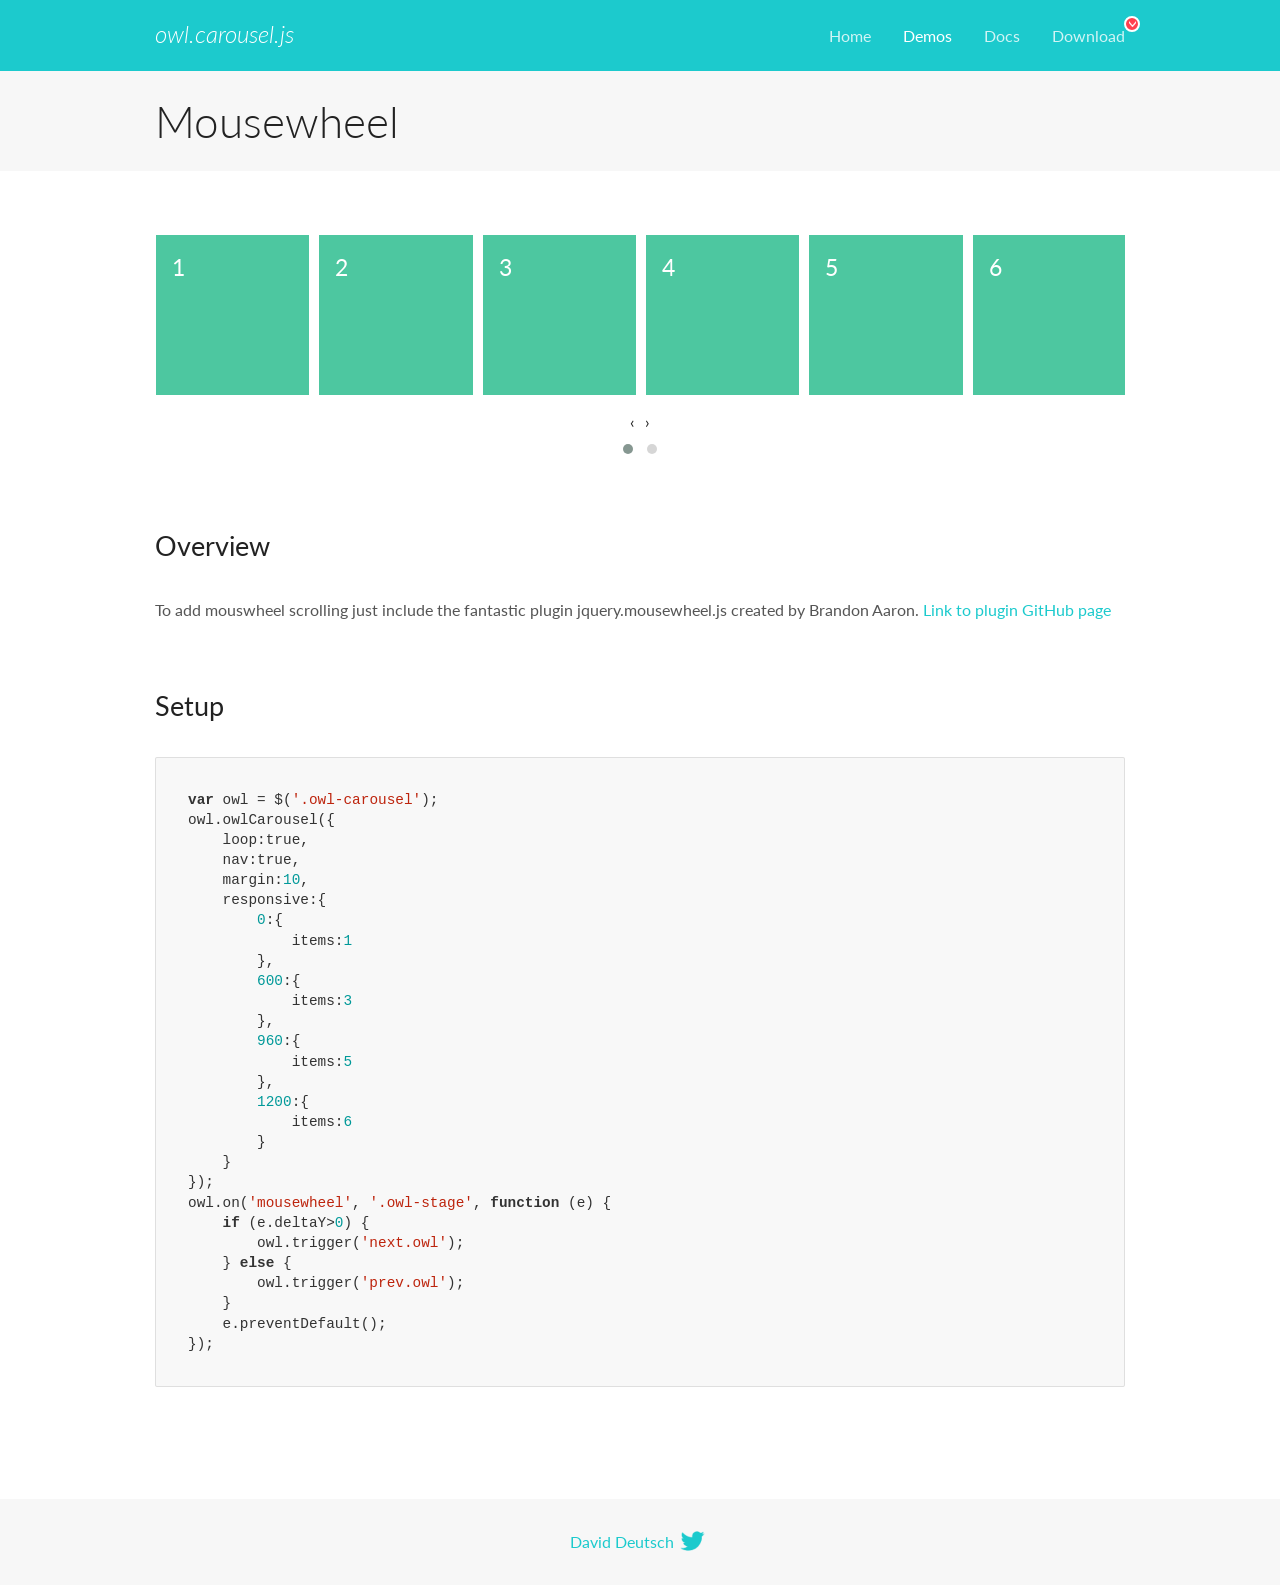
<file: owl_carousel/owl/OwlCarousel2-2.3.4/docs/demos/mousewheel.html>
<!DOCTYPE html>
<html lang="en">
  <head>

    <!-- head -->
    <meta charset="utf-8">
    <meta name="msapplication-tap-highlight" content="no" />
    <meta name="viewport" content="width=device-width, initial-scale=1.0" />
    <meta name="description" content="Mousewheel usage demo">
    <meta name="author" content="David Deutsch">
    <title>
      Mousewheel Demo | Owl Carousel | 2.3.4
    </title>

    <!-- Stylesheets -->
    <link href='https://fonts.googleapis.com/css?family=Lato:300,400,700,400italic,300italic' rel='stylesheet' type='text/css'>
    <link rel="stylesheet" href="../assets/css/docs.theme.min.css">

    <!-- Owl Stylesheets -->
    <link rel="stylesheet" href="../assets/owlcarousel/assets/owl.carousel.min.css">
    <link rel="stylesheet" href="../assets/owlcarousel/assets/owl.theme.default.min.css">

    <!-- HTML5 shim and Respond.js IE8 support of HTML5 elements and media queries -->

    <!--[if lt IE 9]>
      <script src="https://oss.maxcdn.com/libs/html5shiv/3.7.0/html5shiv.js"></script>
      <script src="https://oss.maxcdn.com/libs/respond.js/1.3.0/respond.min.js"></script>
    <![endif]-->

    <!-- Favicons -->
    <link rel="apple-touch-icon-precomposed" sizes="144x144" href="../assets/ico/apple-touch-icon-144-precomposed.png">
    <link rel="shortcut icon" href="../assets/ico/favicon.png">
    <link rel="shortcut icon" href="favicon.ico">

    <!-- Yeah i know js should not be in header. Its required for demos.-->

    <!-- javascript -->
    <script src="../assets/vendors/jquery.min.js"></script>
    <script src="../assets/owlcarousel/owl.carousel.js"></script>
  </head>
  <body>

    <!-- header -->
    <header class="header">
      <div class="row">
        <div class="large-12 columns">
          <div class="brand left">
            <h3>
              <a href="/OwlCarousel2/">owl.carousel.js</a> 
            </h3>
          </div>
          <a id="toggle-nav" class="right">
            <span></span> <span></span> <span></span> 
          </a> 
          <div class="nav-bar">
            <ul class="clearfix">
              <li> <a href="/OwlCarousel2/index.html">Home</a>  </li>
              <li class="active">
                <a href="/OwlCarousel2/demos/demos.html">Demos</a> 
              </li>
              <li> <a href="/OwlCarousel2/docs/started-welcome.html">Docs</a>  </li>
              <li>
                <a href="https://github.com/OwlCarousel2/OwlCarousel2/archive/2.3.4.zip">Download</a> 
                <span class="download"></span> 
              </li>
            </ul>
          </div>
        </div>
      </div>
    </header>

    <!-- title -->
    <section class="title">
      <div class="row">
        <div class="large-12 columns">
          <h1>Mousewheel</h1>
        </div>
      </div>
    </section>

    <!--  Demos -->
    <section id="demos">
      <div class="row">
        <div class="large-12 columns">
          <div class="owl-carousel owl-theme">
            <div class="item">
              <h4>1</h4>
            </div>
            <div class="item">
              <h4>2</h4>
            </div>
            <div class="item">
              <h4>3</h4>
            </div>
            <div class="item">
              <h4>4</h4>
            </div>
            <div class="item">
              <h4>5</h4>
            </div>
            <div class="item">
              <h4>6</h4>
            </div>
            <div class="item">
              <h4>7</h4>
            </div>
            <div class="item">
              <h4>8</h4>
            </div>
            <div class="item">
              <h4>9</h4>
            </div>
            <div class="item">
              <h4>10</h4>
            </div>
            <div class="item">
              <h4>11</h4>
            </div>
            <div class="item">
              <h4>12</h4>
            </div>
          </div>
          <h3 id="overview">Overview</h3>
          <p>To add mouswheel scrolling just include the fantastic plugin jquery.mousewheel.js created by Brandon Aaron.
            <a href="https://github.com/brandonaaron/jquery-mousewheel">Link to plugin GitHub page</a> 
          </p>
          <h3 id="setup">Setup</h3>
          <pre><code>var owl = $(&#39;.owl-carousel&#39;);
owl.owlCarousel({
    loop:true,
    nav:true,
    margin:10,
    responsive:{
        0:{
            items:1
        },
        600:{
            items:3
        },            
        960:{
            items:5
        },
        1200:{
            items:6
        }
    }
});
owl.on(&#39;mousewheel&#39;, &#39;.owl-stage&#39;, function (e) {
    if (e.deltaY&gt;0) {
        owl.trigger(&#39;next.owl&#39;);
    } else {
        owl.trigger(&#39;prev.owl&#39;);
    }
    e.preventDefault();
});</code></pre>
          <script src="../assets/vendors/jquery.mousewheel.min.js"></script>
          <script>
            $(document).ready(function() {
              var owl = $('.owl-carousel');
              owl.owlCarousel({
                loop: true,
                nav: true,
                margin: 10,
                responsive: {
                  0: {
                    items: 1
                  },
                  600: {
                    items: 3
                  },
                  960: {
                    items: 5
                  },
                  1200: {
                    items: 6
                  }
                }
              });
              owl.on('mousewheel', '.owl-stage', function(e) {
                if (e.deltaY > 0) {
                  owl.trigger('next.owl');
                } else {
                  owl.trigger('prev.owl');
                }
                e.preventDefault();
              });
            })
          </script>
        </div>
      </div>
    </section>

    <!-- footer -->
    <footer class="footer">
      <div class="row">
        <div class="large-12 columns">
          <h5>
            <a href="/OwlCarousel2/docs/support-contact.html">David Deutsch</a> 
            <a id="custom-tweet-button" href="https://twitter.com/share?url=https://github.com/OwlCarousel2/OwlCarousel2&text=Owl Carousel - This is so awesome! " target="_blank"></a> 
          </h5>
        </div>
      </div>
    </footer>

    <!-- vendors -->
    <script src="../assets/vendors/highlight.js"></script>
    <script src="../assets/js/app.js"></script>
  </body>
</html>
</file>
